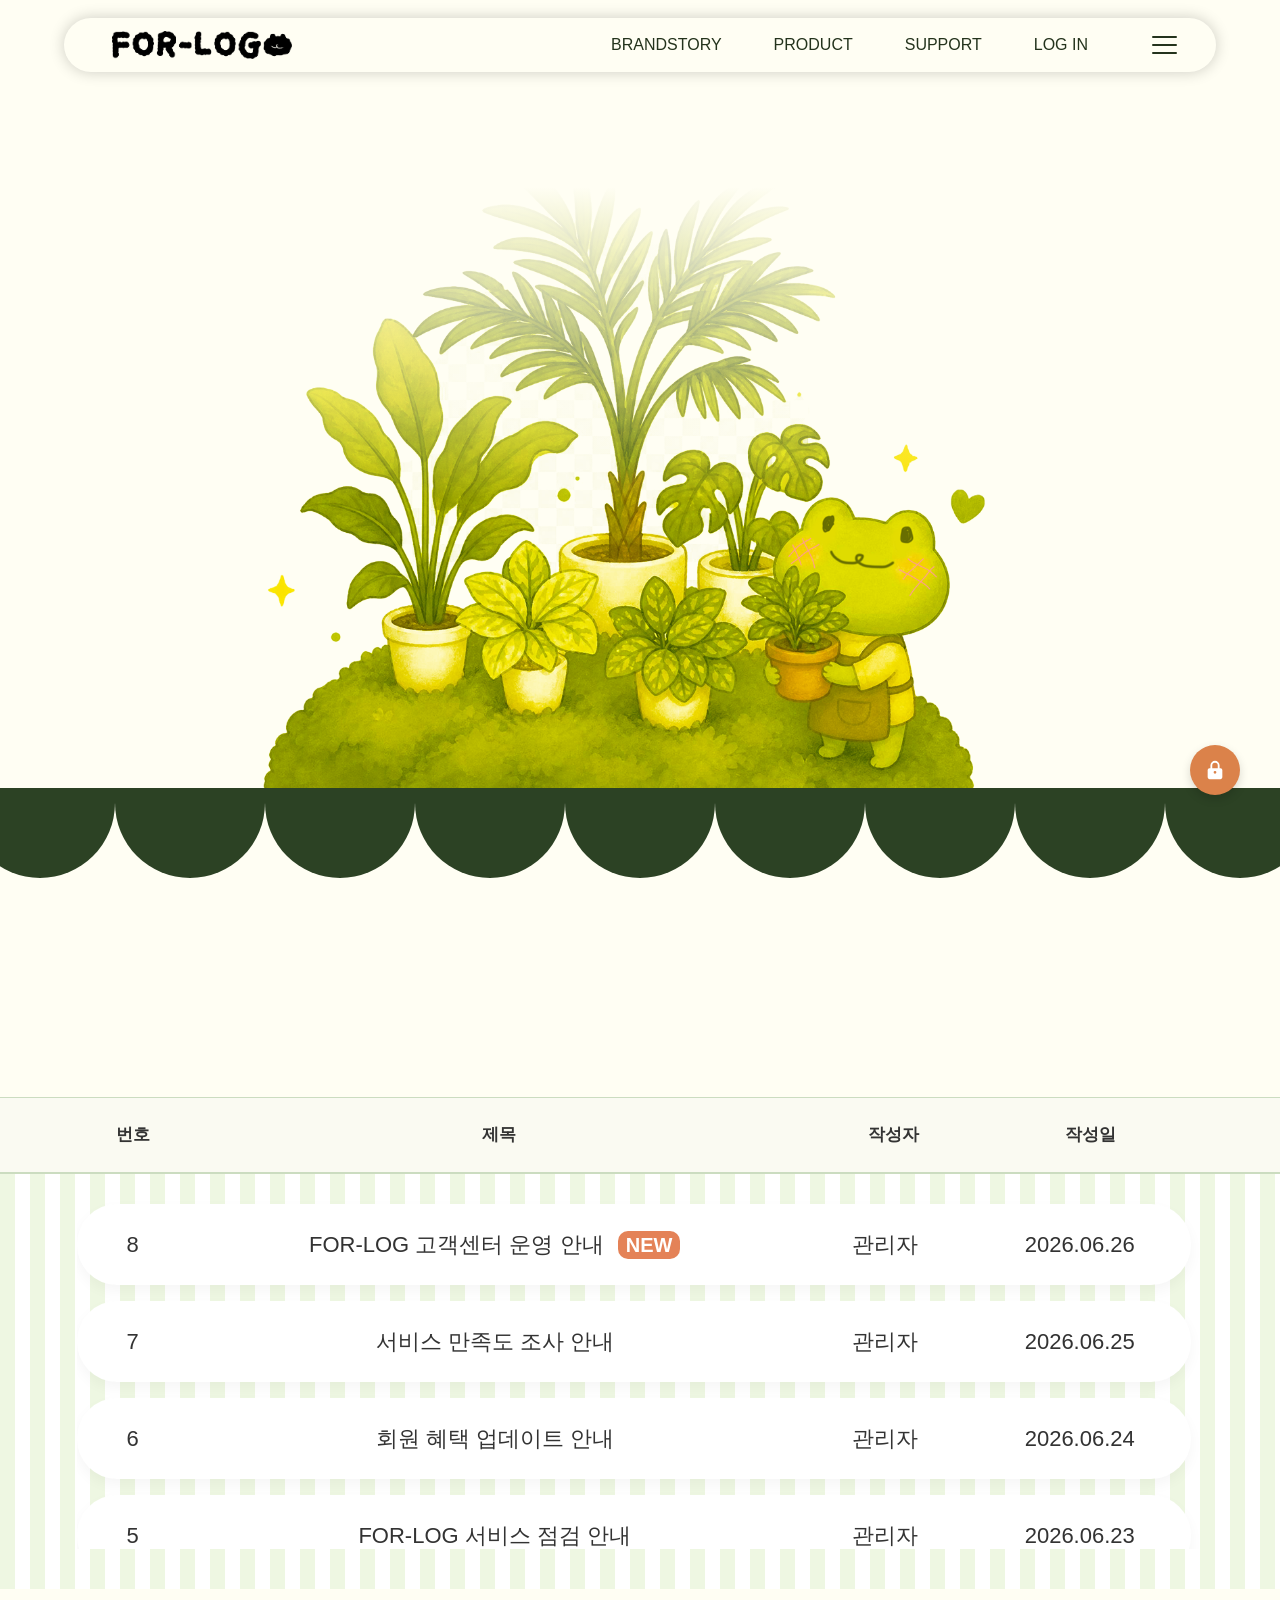
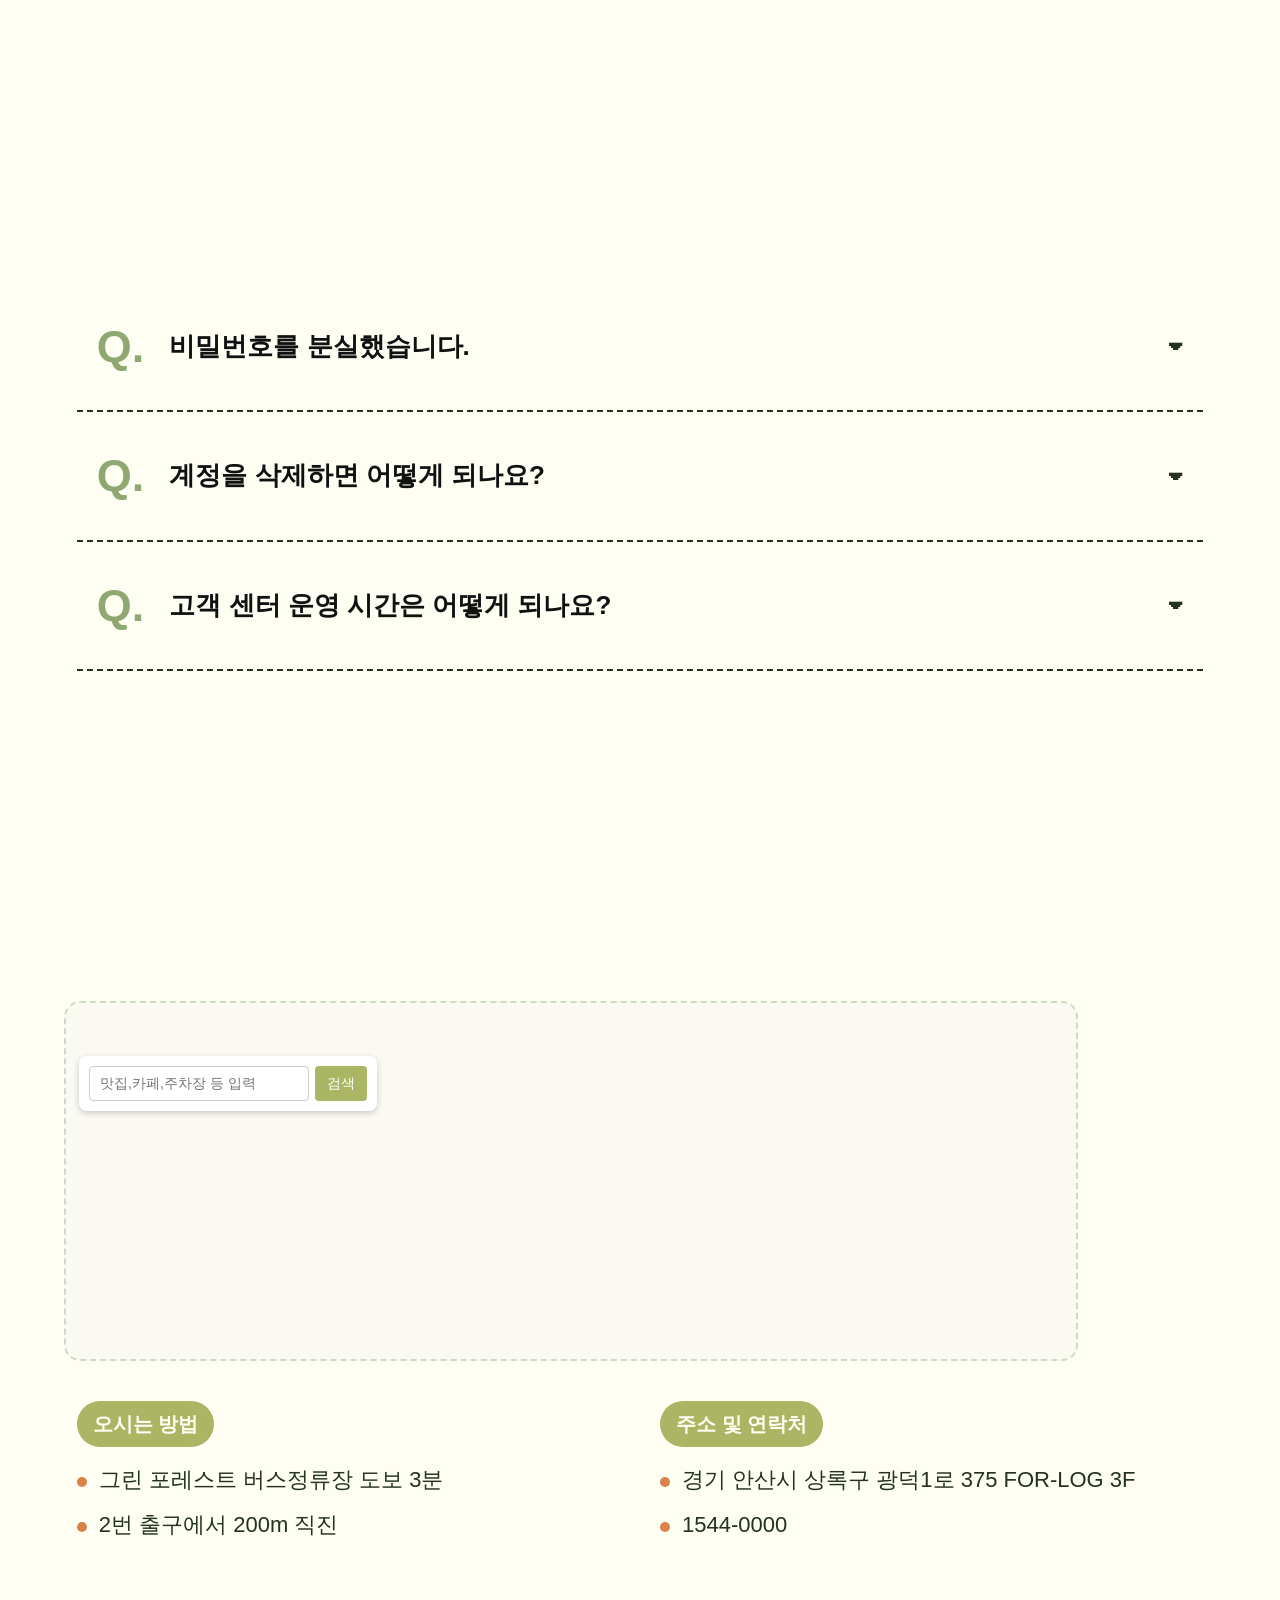
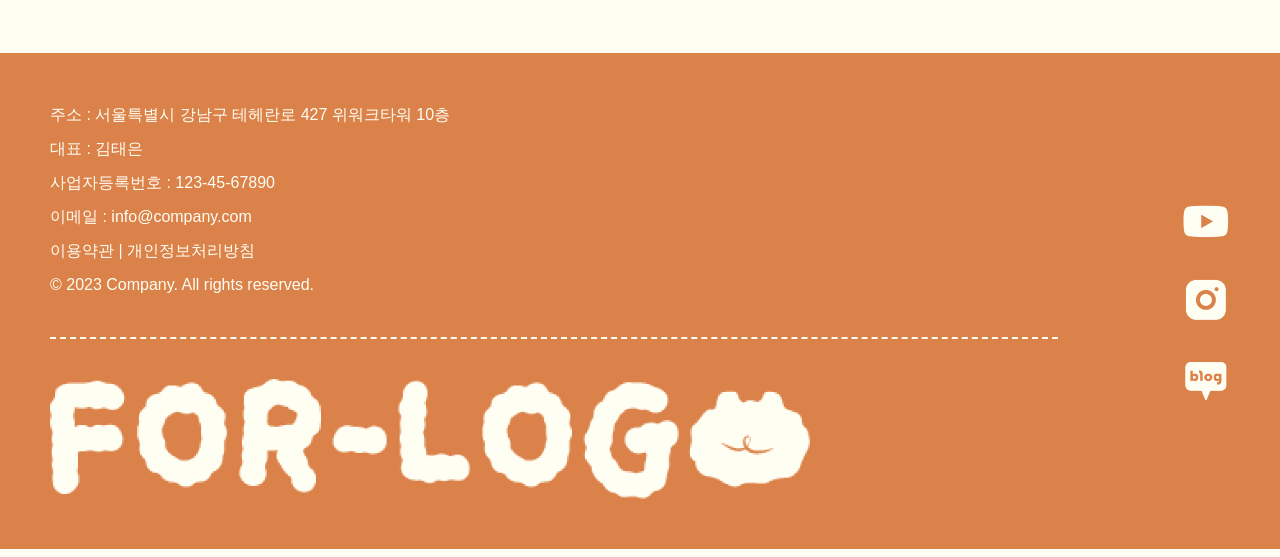
<file: support/index.html>
<!DOCTYPE html>
<html lang="ko">

<head>
    <meta charset="UTF-8">
    <meta name="viewport" content="width=device-width, initial-scale=1.0">
    <script src="https://code.jquery.com/jquery-3.7.1.min.js"></script>
    <title>FOR-LOG | SUPPORT</title>
    <link rel="stylesheet" href="./reset.css">
    <link rel="stylesheet" href="./support.css">
</head>

<body>

    <!-------------- 헤더 -------------------->
    <header>
        <div class="headerInner">
            <div class="logo"><a href="../Home/index.html"><img src="../common/img/logo(black) 2.png" alt="logo"></a>
            </div>
            <ul class="gnb">
                <li><a href="../brandstory/brandstory.html">BRANDSTORY</a>
                    <ul class="snb">
                        <li><a href="../brandstory/brandstory.html#concept">CONCEPT</a></li>
                        <li><a href="../brandstory/brandstory.html#chologi">CHOLOGI</a></li>
                    </ul>
                </li>
                <li>
                    <a href="../products/products_index.html">PRODUCT</a>
                    <ul class="snb">
                        <li><a href="../products/products_index.html">SHOP</a></li>
                        <li><a href="../products/cart_test.html">CART</a></li>
                    </ul>
                </li>
                <li>
                    <a href="../support/index.html">SUPPORT</a>
                    <ul class="snb">
                        <li><a href="../support/index.html#news">NEWS</a></li>
                        <li><a href="../support/index.html#faq">FAQ</a></li>
                        <li><a href="../support/index.html#location">LOCATION</a></li>
                    </ul>
                </li>
                <li>
                    <a href="../products/login.html">LOG IN</a>
                    <ul class="snb">
                        <li><a href="../products/signup.html">SIGN UP</a></li>
                    </ul>
                </li>
            </ul>
            <div class="ham">
                <span></span>
                <span></span>
                <span></span>
            </div>
        </div>
    </header>


    <!-------------- 햄버거바 -------------------->
    <div class="dim"></div>
    <div class="hamSideMenu">
        <div class="close">&#10006;</div>
        <ul class="hamGnb">
            <li><a href="../brandstory/brandstory.html">BRANDSTORY</a>
                <ul class="hamSnb">
                    <li><a href="../brandstory/brandstory.html">CONCEPT</a></li>
                    <li><a href="#">CHOLOGI</a></li>
                </ul>
            </li>
            <li><a href="../products/products_index.html">PRODUCT</a>
                <ul class="hamSnb">
                    <li><a href="../products/products_index.html">SHOP</a></li>
                    <li><a href="../products/cart_test.html">CART</a></li>
                </ul>
            </li>
            <li><a href="../support/index.html">SUPPORT</a>
                <ul class="hamSnb">
                    <li><a href="#news">NEWS</a></li>
                    <li><a href="#faq">FAQ</a></li>
                    <li><a href="#location">LOCATION</a></li>
                    <li><a href="#../products/login.html">LOG IN</a></li>
                </ul>
            </li>
        </ul>
    </div>

    <!-------------- 색션 1 이미지 -------------------->
    <section class="section support-hero-section">
        <!-- 본문 제목에 직접 클래스 추가 -->
        <h1 class="support-main-title scroll-fade">SUPPORT</h1>
        <div class="character-img-box">
            <img src="img/character2 2.png" alt="FOR-LOG character">
        </div>
    </section>

    <!--------------색션 1 물결 패턴---------------- -->
    <div class="scallop-divider"></div>

    <!-------------- 색션 2 공지사항 -------------------->
    <section class="section news-section" id="news">
        <!-- 본문 제목에 직접 클래스 추가 -->
        <h2 class="scroll-fade"><span class="dot">&#8226;</span> NEWS <span>공지 사항</span></h2>
        <div class="news-list-stripe-bg">
            <div class="news-list-wrap">
                <div class="news-table-header-box">
                    <div class="news-table-header-inner">
                        <div class="th-num">번호</div>
                        <div class="th-title">제목</div>
                        <div class="th-author">작성자</div>
                        <div class="th-date">작성일</div>
                    </div>
                </div>
                <div class="news-table-body-inner">
                    <div class="news-item">
                        <div class="td-num">8</div>
                        <div class="td-title">FOR-LOG 고객센터 운영 안내 <span class="badge-new">NEW</span></div>
                        <div class="td-author">관리자</div>
                        <div class="td-date">2026.06.26</div>
                    </div>
                    <div class="news-item">
                        <div class="td-num">7</div>
                        <div class="td-title">서비스 만족도 조사 안내</div>
                        <div class="td-author">관리자</div>
                        <div class="td-date">2026.06.25</div>
                    </div>
                    <div class="news-item">
                        <div class="td-num">6</div>
                        <div class="td-title">회원 혜택 업데이트 안내</div>
                        <div class="td-author">관리자</div>
                        <div class="td-date">2026.06.24</div>
                    </div>
                    <div class="news-item">
                        <div class="td-num">5</div>
                        <div class="td-title">FOR-LOG 서비스 점검 안내</div>
                        <div class="td-author">관리자</div>
                        <div class="td-date">2026.06.23</div>
                    </div>
                    <div class="news-item">
                        <div class="td-num">4</div>
                        <div class="td-title">개인정보처리방침 개정 안내</div>
                        <div class="td-author">관리자</div>
                        <div class="td-date">2026.06.15</div>
                    </div>
                    <div class="news-item">
                        <div class="td-num">3</div>
                        <div class="td-title">액세스 기능 개선 안내</div>
                        <div class="td-author">관리자</div>
                        <div class="td-date">2026.06.01</div>
                    </div>
                    <div class="news-item">
                        <div class="td-num">2</div>
                        <div class="td-title">모바일 앱 환경 최적화 업데이트 완료 안내</div>
                        <div class="td-author">관리자</div>
                        <div class="td-date">2026.05.20</div>
                    </div>
                    <div class="news-item">
                        <div class="td-num">1</div>
                        <div class="td-title">FOR-LOG 정식 서비스 오픈 가이드</div>
                        <div class="td-author">관리자</div>
                        <div class="td-date">2026.05.01</div>
                    </div>
                </div>
            </div>
        </div>
    </section>

    <!----------색션2 팝업 모달창-->
    <div id="newsModal" class="news-modal">
        <div class="news-modal-content">
            <span class="news-modal-close">&times;</span>
            <div class="news-modal-body">
                <div class="modal-top-tag">
                    <span class="modal-dot">&#8226;</span> NEWS <span>공지 사항</span>
                </div>
                <h3 id="modalTitle">공지사항 제목</h3>
                <div class="modal-meta">
                    <span>번호: <strong id="modalNum">-</strong></span>
                    <span>작성자: <strong id="modalAuthor">-</strong></span>
                    <span>작성일: <strong id="modalDate">-</strong></span>
                </div>
                <div class="modal-divider"></div>
                <div id="modalText">공지사항 내용이 들어가는 자리입니다.</div>
            </div>
        </div>
    </div>

    <!-------------- 색션 3 자주묻는질문답변 -------------------->
    <section class="section faq-section" id="faq">
        <!-- 본문 제목에 직접 클래스 추가 -->
        <h2 class="scroll-fade"><span class="dot">&#8226;</span> FAQ <span>자주 묻는 질문</span></h2>
        <div class="faq-accordion">
            <div class="faq-item">
                <div class="faq-question"><span class="q-icon">Q.</span>
                    <p>비밀번호를 분실했습니다.</p><span class="arrow-icon">&#9662;</span>
                </div>
                <div class="faq-answer"><span class="a-icon">A.</span>
                    <p>로그인 페이지의 비밀번호 재설정 링크를 이용해 주세요. 가입하신 이메일 주소로 재설정 메일이 발송됩니다.</p>
                </div>
            </div>
            <div class="faq-item">
                <div class="faq-question"><span class="q-icon">Q.</span>
                    <p>계정을 삭제하면 어떻게 되나요?</p><span class="arrow-icon">&#9662;</span>
                </div>
                <div class="faq-answer"><span class="a-icon">A.</span>
                    <p>계정 정보와 저장된 기록이 영구히 삭제되므로, 중요한 데이터는 미리 백업해 두시기 바랍니다.</p>
                </div>
            </div>
            <div class="faq-item">
                <div class="faq-question"><span class="q-icon">Q.</span>
                    <p>고객 센터 운영 시간은 어떻게 되나요?</p><span class="arrow-icon">&#9662;</span>
                </div>
                <div class="faq-answer"><span class="a-icon">A.</span>
                    <p>FOR-LOG 고객 센터는 평일 10:00부터 17:00까지 운영되며, 점심시간, 주말 및 공휴일은 제외됩니다.</p>
                </div>
            </div>
        </div>
    </section>

    <!-------------- 색션 4 오시는길 -------------------->
    <section class="section location-section" id="location">
        <!-- 本문 제목에 직접 클래스 추가 -->
        <h2 class="scroll-fade"><span class="dot">&#8226;</span> LOCATION <span>오시는 길</span></h2>
        <div class="wave-deco bottom-wave"></div>
        <div style="width: min(90%, 1500px); margin: 0 auto; position: relative;">
            <div class="map-api-box" id="map" style="margin: 40px 0;"></div>
            <div
                style="position: absolute; top: 55px; left: 15px; z-index: 10; display: flex; flex-direction: column; gap: 10px;">
                <div
                    style="background: white; padding: 10px; border-radius: 8px; box-shadow: 0 2px 6px rgba(0,0,0,0.2); display: flex; gap: 6px;">
                    <input type="text" id="keyword" placeholder="맛집,카페,주차장 등 입력"
                        style="border: 1px solid #ccc; padding: 6px 10px; border-radius: 4px; font-size: 14px; width: 220px;">
                    <button onclick="searchPlaces()"
                        style="background: var(--main-color, #2C4224); color: white; border: none; padding: 6px 12px; border-radius: 4px; cursor: pointer; font-size: 14px;">검색</button>
                </div>
                <div id="menu_wrap"
                    style="background: white; border-radius: 8px; box-shadow: 0 2px 6px rgba(0,0,0,0.2); max-height: 300px; overflow-y: auto; display: none; padding: 10px; position: relative; width: 240px;">
                    <button onclick="closePlacesList()"
                        style="position: absolute; top: 8px; right: 10px; background: none; border: none; font-size: 16px; font-weight: bold; color: #999; cursor: pointer; z-index: 20;">✕</button>
                    <ul id="placesList" style="list-style: none; padding: 0; margin: 20px 0 0 0;"></ul>
                    <div id="pagination" style="margin-top: 10px; text-align: center;"></div>
                </div>
            </div>
        </div>

        <div class="location-info-container">
            <div class="info-inner">
                <div class="info-block">
                    <div class="info-tag-title">오시는 방법</div>
                    <div class="info-row"><span class="icon"></span>
                        <p>그린 포레스트 버스정류장 도보 3분</p>
                    </div>
                    <div class="info-row"><span class="icon"></span>
                        <p>2번 출구에서 200m 직진</p>
                    </div>
                </div>
                <div class="info-block">
                    <div class="info-tag-title">주소 및 연락처</div>
                    <div class="info-row"><span class="icon"></span>
                        <p>경기 안산시 상록구 광덕1로 375 FOR-LOG 3F</p>
                    </div>
                    <div class="info-row"><span class="icon"></span>
                        <p>1544-0000</p>
                    </div>
                </div>
            </div>
        </div>
    </section>

    <!----------- 푸터 --------------->
    <footer>
        <div class="left">
            <div class="info">
                <p>주소 : 서울특별시 강남구 테헤란로 427 위워크타워 10층</p>
                <p>대표 : 김태은</p>
                <p>사업자등록번호 : 123-45-67890</p>
                <p>이메일 : info@company.com</p>
                <p>이용약관 | 개인정보처리방침</p>
                <p>© 2023 Company. All rights reserved.</p>
            </div>
            <div class="line">
                <hr style="border: none; border-top: 2px dashed var(--bg-color);">
            </div>
            <div class="logo"><img src="../common/img/logo(white).png" alt="FOR-LOG"></div>
        </div>
        <div class="right">
            <div class="sns">
                <img src="../common/img/youtube.png" alt="youtube">
                <img src="../common/img/instagram.png" alt="instagram">
                <img src="../common/img/blog.png" alt="blog">
            </div>
        </div>
    </footer>

    <!-------------- 마우스 커서 효과 연결 -------------------->
    <div class="roundG4"></div>
    <script src="../products/mouseEffect.js"></script>

    <!------------스크립트 연결------------>
    <script type="text/javascript"
        src="https://dapi.kakao.com/v2/maps/sdk.js?appkey=f31372f50de7327023abf3be4282e61c&libraries=services"></script>
    <script src="./support.js"></script>
</body>

</html>
</file>
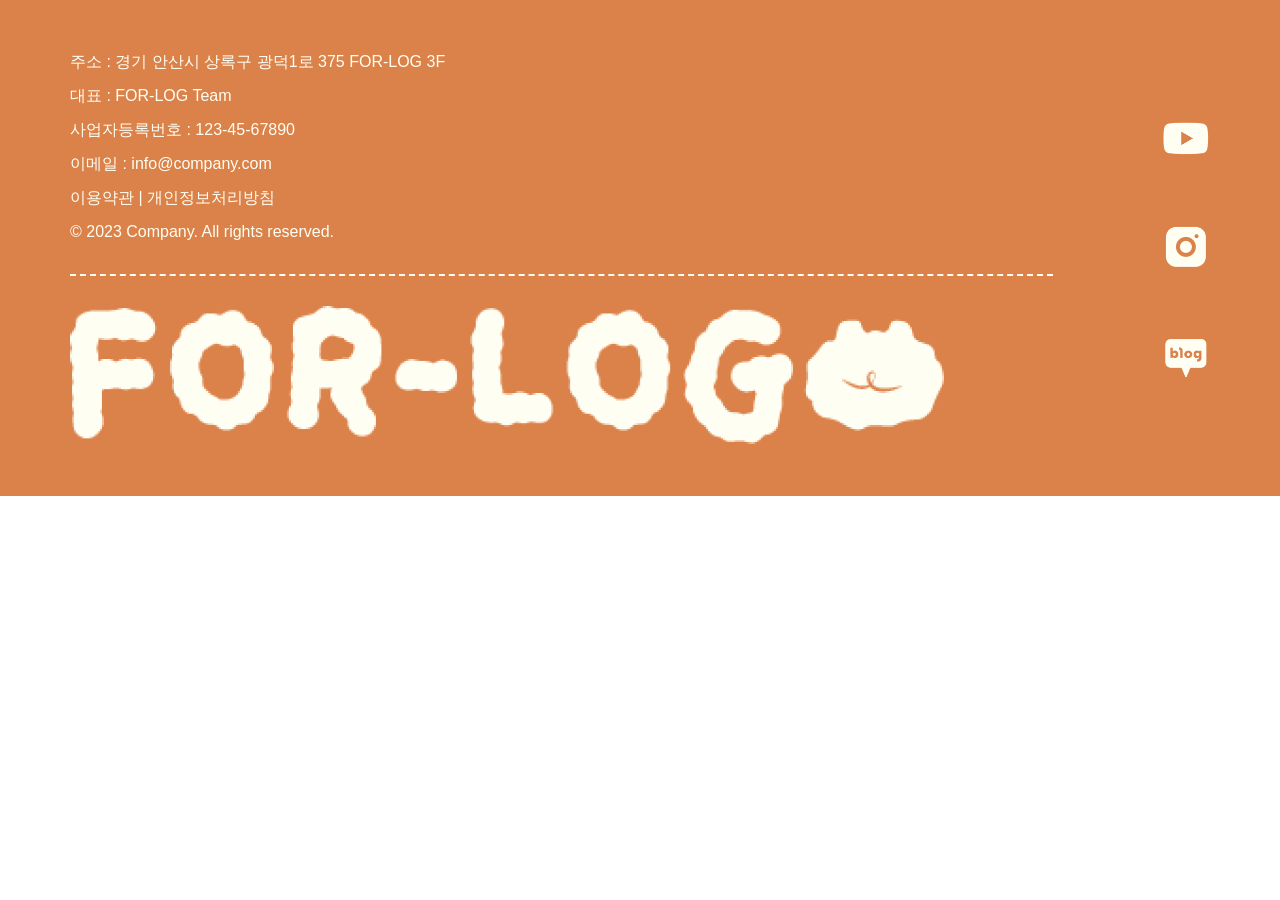
<file: common/footer.html>
<!DOCTYPE html>
<html lang="en">
<head>
    <meta charset="UTF-8">
    <meta name="viewport" content="width=device-width, initial-scale=1.0">
    <title>Document</title>
    <link rel="stylesheet" href="./FontAndColor/FontAndColor.css">
    <style>
        footer{
            width: 100%; height: 31rem;
            background-color: var(--point-color);
            padding: 50px 70px;
            display: flex; justify-content: space-between;
        }
        .left{
            display: flex; flex-direction: column; gap: 30px; justify-content: space-between;
            width: 70rem; 
        }
        .info{
            font: var(--small2-font);
            color: var(--bg-color);
            display: flex; flex-direction: column; gap: 10px;
        }
        .line{
            width: 90%;
        }
        .logo{
            width: 80%;
        }
        .logo>img{
            width: 100%;
        }
        .right{
            display: flex; flex-direction: column; gap: 60px;
            align-items: center; justify-content: center;
        }
        .right>img{
            width: 3rem;
        }
    </style>
</head>
<body>
    <footer>
        <div class="left">
            <div class="info">
                <p>주소 : 경기 안산시 상록구 광덕1로 375 FOR-LOG 3F</p>
                <p>대표 : FOR-LOG Team</p>
                <p>사업자등록번호 : 123-45-67890</p>
                <p>이메일 : info@company.com</p>
                <p>이용약관 | 개인정보처리방침</p>
                <p>© 2023 Company. All rights reserved.</p>
            </div>
            <div class=line><hr style="border: none; border-top: 2px dashed var(--bg-color);"></div>
            <div class="logo">
                <img src="../common/img/logo(white).png" alt="logo">
            </div>
        </div>
        <div class="right">
            <img src="../common/img/youtube.png" alt="sns">
            <img src="../common/img/instagram.png" alt="sns">
            <img src="../common/img/blog.png" alt="sns">
        </div>
    </footer>
</body>
</html>
</file>
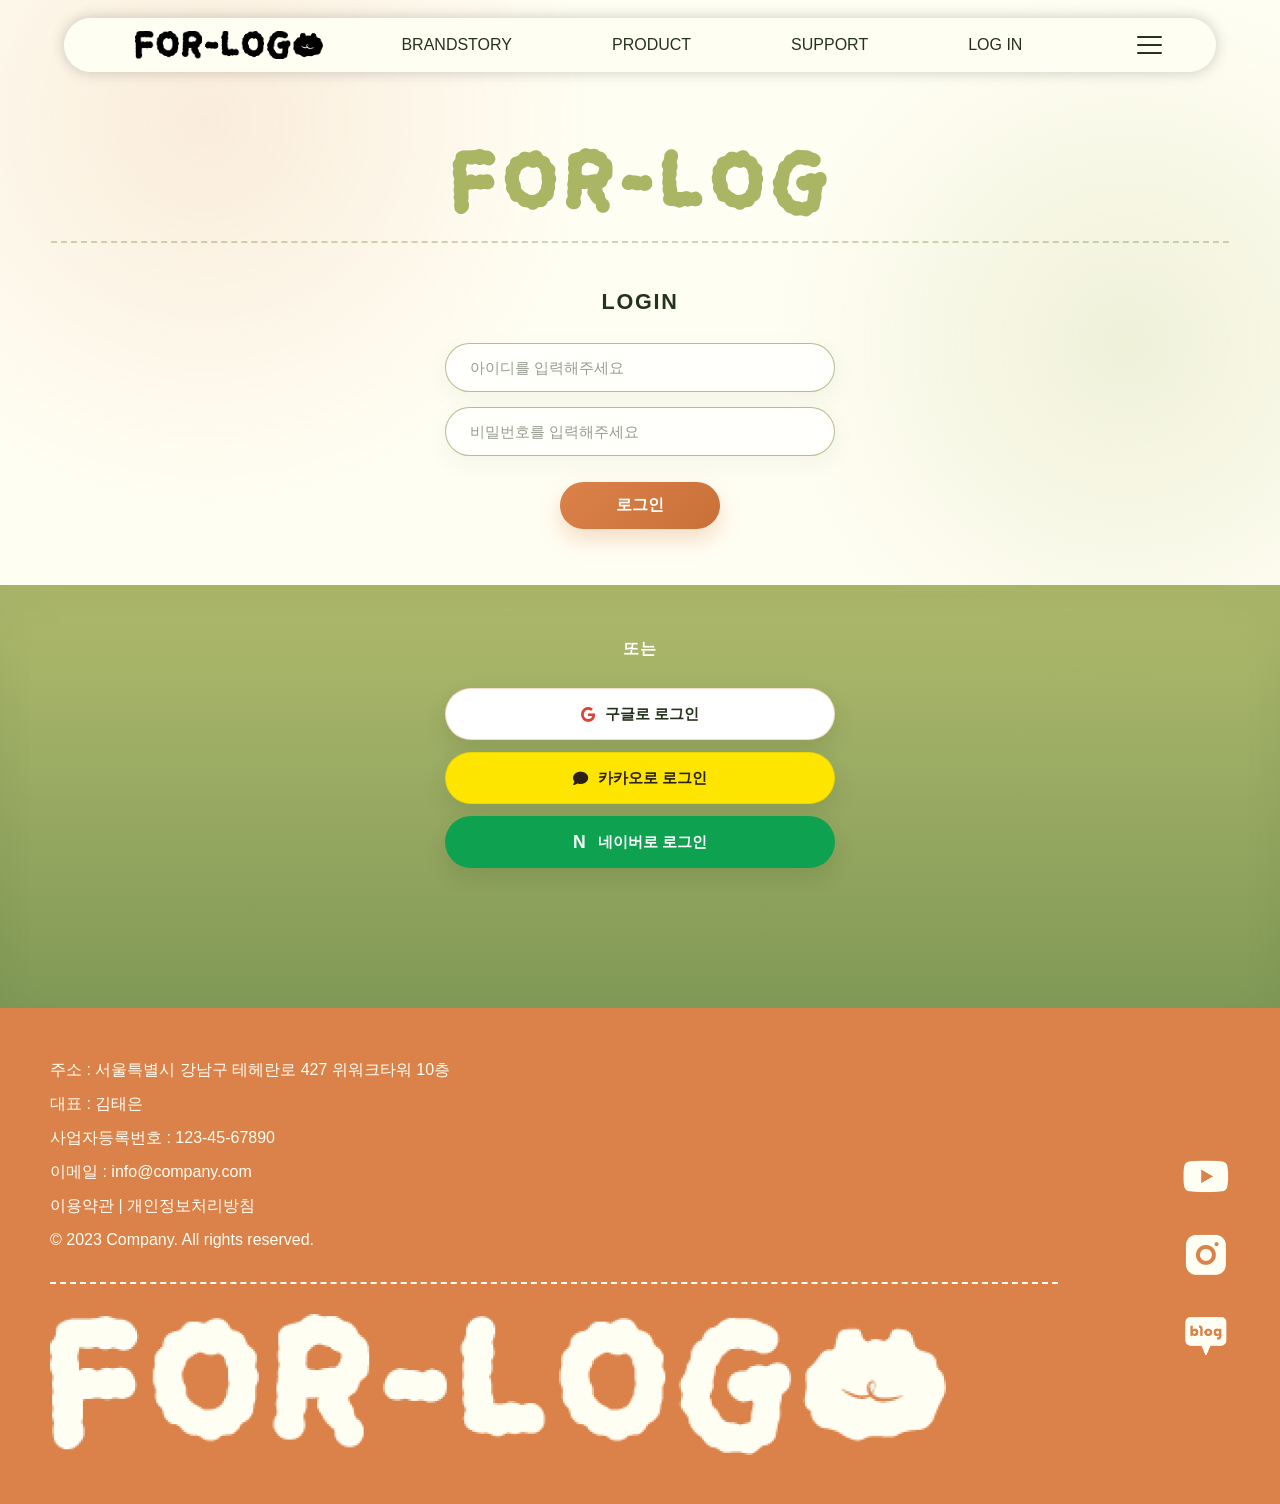
<file: products/login.html>
<!DOCTYPE html>
<html lang="ko">

<head>
    <meta charset="UTF-8">
    <meta name="viewport" content="width=device-width, initial-scale=1.0">
    <title>FOR-LOG - LOG IN</title>
    <script src="https://code.jquery.com/jquery-3.7.1.min.js"></script>
    <link rel="stylesheet" href="https://cdnjs.cloudflare.com/ajax/libs/font-awesome/6.4.0/css/all.min.css">
    <link rel="stylesheet" href="../common/FontAndColor/FontAndColor.css">

    <style>
        /* FOR-LOG 프로젝트 전용 테마 컬러 정의*/
        :root {
            --main-color: #AAB664;
            --sub-color: #6F8B41;
            --bg-color: #FFFEF3;
            --point-color: #DB824A;
            --dark-color: #24331C;
            --line-color: #E2E8F0;
            --font-cloud: 'Cloudsofa', sans-serif;
        }

        @font-face {
            font-family: 'Cloudsofa';
            src: url('/font/Cloudsofa_namgim-Regular.ttf') format('truetype');
            font-weight: normal;
            font-style: normal;
        }

        * {
            box-sizing: border-box;
            margin: 0;
            padding: 0;
            list-style: none;
            text-decoration: none;
            font-family: 'Pretendard', 'Noto Sans KR', sans-serif;
        }

        body {
            background-color: var(--bg-color);
            color: var(--dark-color);
            overflow-x: hidden;
            display: flex;
            flex-direction: column;
            min-height: 100vh;
        }

        a {
            color: inherit;
        }

        /* -----------------------------------------
           [헤더 영역 스타일]
        -------------------------------------------- */
        header {
            width: 100%;
            height: 90px;
            display: flex;
            justify-content: center;
            align-items: center;
            position: fixed;
            top: 0;
            left: 0;
            z-index: 100;
        }

        .headerInner {
            width: 90%;
            height: 60%;
            background-color: var(--bg-color);
            border-radius: 50px;
            display: grid;
            grid-template-columns: 15% 80% 5%;
            padding: 0 40px;
            box-shadow: 0 0 15px rgba(0, 0, 0, 0.2);
            position: relative;
        }

        .headerInner::before {
            content: "";
            position: absolute;
            top: 0;
            left: 0;
            width: 100%;
            height: 100%;
            background-color: color-mix(in srgb, var(--bg-color) 90%, transparent);
            backdrop-filter: blur(4px);
            -webkit-backdrop-filter: blur(4px);
            border-radius: 50px;
            z-index: -1;
        }

        .logo {
            display: flex;
            justify-content: center;
            align-items: center;
            min-width: 250px;
        }

        .logo>a {
            width: 75%;
            height: 51%;
            display: flex;
            justify-content: center;
            align-items: center;
        }

        .logo img {
            width: 100%;
            height: 100%;
            object-fit: cover;
        }

        .gnb {
            height: 100%;
            display: flex;
            justify-content: end;
        }

        .gnb>li {
            height: 100%;
            position: relative;
            margin-right: 100px;
            transition: all 0.2s;
            font: var(--small2-font);
            color: var(--dark-color);
        }

        .gnb>li:hover {
            color: var(--main-color);
        }

        .gnb>li>a {
            width: 100%;
            height: 100%;
            display: flex;
            justify-content: center;
            align-items: center;
            transition: all 0.1s;
        }

        .snb {
            position: absolute;
            left: 50%;
            transform: translateX(-50%);
            top: 100%;
            width: 150px;
            background-color: color-mix(in srgb, var(--main-color) 80%, transparent);
            backdrop-filter: blur(4px);
            color: var(--bg-color);
            border-radius: 0 0 15px 15px;
            z-index: 200;
            padding: 15px;
            display: none;
        }

        .snb li {
            padding: 5px 0;
            font: var(--small2-font);
        }

        .ham {
            width: 100%;
            display: flex;
            justify-content: center;
            align-items: center;
            flex-direction: column;
        }

        .ham span {
            width: 25px;
            height: 2px;
            border-radius: 5px;
            background-color: var(--dark-color);
            margin: 3px 0;
            transition: all 0.2s;
        }

        .ham:hover span:nth-child(1) {
            transform: rotate(-26deg) translateY(3px);
        }

        .ham:hover span:nth-child(2) {
            opacity: 0;
        }

        .ham:hover span:nth-child(3) {
            transform: rotate(26deg) translateY(-3px);
        }

        .dim {
            width: 100%;
            height: 100vh;
            background-color: color-mix(in srgb, var(--dark-color) 50%, transparent);
            backdrop-filter: blur(4px);
            position: fixed;
            left: 0;
            top: 0;
            opacity: 0;
            visibility: hidden;
            transition: all 0.3s;
            z-index: 500;
        }

        .dim.on {
            opacity: 1;
            visibility: visible;
        }

        .hamSideMenu {
            width: 22rem;
            height: 100vh;
            background-color: var(--bg-color);
            position: fixed;
            right: -100%;
            top: 0;
            padding: 32px;
            transition: all 0.3s;
            z-index: 1000;
        }

        .hamSideMenu.on {
            right: 0;
        }

        .hamGnb>li {
            margin-top: 70px;
            font: var(--small-font);
            color: var(--dark-color);
            transition: all 0.2s;
        }

        .hamGnb>li:hover {
            color: var(--main-color);
        }

        .hamSnb {
            display: none;
        }

        .hamSnb li {
            margin-top: 20px;
            font: var(--small2-font);
            color: var(--main-color);
        }

        .close {
            width: 20px;
            color: var(--point-color);
            font: var(--small-font);
            cursor: pointer;
            transition: all 0.2s;
        }

        .close:hover {
            scale: 1.2;
        }

        @media(max-width:1000px) {
            .gnb {
                display: none;
            }

            .hamSideMenu {
                width: 70%;
            }

            .ham {
                align-items: end;
            }
        }

        /* -----------------------------------------
           로그인 페이지
        -------------------------------------------- */
        .login-page {
            flex: 1;
            display: flex;
            flex-direction: column;
            width: 100%;
            background:
                radial-gradient(circle at 16% 12%, rgba(219, 130, 74, 0.14), transparent 24rem),
                radial-gradient(circle at 88% 34%, rgba(170, 182, 100, 0.18), transparent 22rem),
                var(--bg-color);
        }

        .login-top {
            padding: 150px 20px 56px;
            display: flex;
            flex-direction: column;
            align-items: center;
            width: 100%;
        }

        .big-logo {
            font-family: var(--font-cloud);
            font-size: clamp(3rem, 6vw, 5.5rem);
            color: var(--main-color);
            margin-bottom: 22px;
            letter-spacing: 2px;
            text-align: center;
            line-height: 0.9;
            text-shadow: 2px 2px 0 rgba(255, 255, 255, 0.9);
        }

        .dashed-divider {
            width: 95%;
            max-width: 1200px;
            border-top: 2px dashed rgba(111, 139, 65, 0.35);
            margin: 0 auto 46px;
        }

        .login-title-simple {
            font-size: 1.35rem;
            font-weight: 900;
            color: var(--dark-color);
            margin-bottom: 28px;
            letter-spacing: 0.08em;
        }

        .simple-input-group {
            display: flex;
            flex-direction: column;
            gap: 15px;
            width: 100%;
            max-width: 390px;
            margin: 0 auto 26px;
        }

        .simple-input {
            width: 100%;
            padding: 15px 24px;
            border: 1.5px solid rgba(111, 139, 65, 0.55);
            border-radius: 50px;
            background: rgba(255, 255, 255, 0.72);
            font-size: 0.95rem;
            color: var(--dark-color);
            outline: none;
            font-weight: 700;
            box-shadow: 0 8px 24px rgba(36, 51, 28, 0.05);
            transition: border-color 0.2s, box-shadow 0.2s, background-color 0.2s;
        }

        .simple-input::placeholder {
            color: rgba(36, 51, 28, 0.48);
            font-weight: 500;
        }

        .simple-input:focus {
            border-color: var(--sub-color);
            box-shadow: 0 0 0 4px rgba(170, 182, 100, 0.18), 0 12px 28px rgba(36, 51, 28, 0.08);
            background: #fff;
        }

        .btn-confirm {
            min-width: 160px;
            background: linear-gradient(135deg, var(--point-color), #c96f38);
            color: #fff;
            border: none;
            border-radius: 50px;
            padding: 13px 50px;
            font-size: 1rem;
            font-weight: 800;
            cursor: pointer;
            transition: transform 0.2s, box-shadow 0.2s;
            box-shadow: 0 10px 22px rgba(219, 130, 74, 0.28);
        }

        .btn-confirm:hover {
            transform: translateY(-2px);
            box-shadow: 0 14px 28px rgba(219, 130, 74, 0.34);
        }

        .login-bottom {
            background: linear-gradient(180deg, rgba(170, 182, 100, 0.94) 0%, rgba(111, 139, 65, 0.88) 100%);
            padding: 54px 20px 100px;
            display: flex;
            flex-direction: column;
            align-items: center;
            width: 100%;
            flex: 1;
            box-shadow: inset 0 18px 40px rgba(36, 51, 28, 0.06);
        }

        .or-text {
            color: #fff;
            font-weight: 800;
            margin-bottom: 28px;
            font-size: 1rem;
            letter-spacing: 0.08em;
        }

        .social-btns {
            display: flex;
            flex-direction: column;
            gap: 12px;
            width: 100%;
            max-width: 390px;
            margin-bottom: 40px;
        }

        .btn-social {
            width: 100%;
            min-height: 52px;
            padding: 0 20px;
            background-color: #fff;
            color: var(--dark-color);
            border: 1px solid rgba(36, 51, 28, 0.08);
            border-radius: 50px;
            font-size: 0.95rem;
            font-weight: 800;
            cursor: pointer;
            transition: transform 0.2s, box-shadow 0.2s, border-color 0.2s;
            display: flex;
            align-items: center;
            justify-content: center;
            gap: 10px;
            box-shadow: 0 10px 22px rgba(36, 51, 28, 0.12);
        }

        .btn-social:hover {
            transform: translateY(-2px);
            box-shadow: 0 14px 28px rgba(36, 51, 28, 0.16);
        }

        .btn-google {
            border-color: rgba(219, 130, 74, 0.28);
        }

        .btn-google i {
            color: #DB4437;
        }

        .btn-kakao {
            background-color: #FEE500;
            color: #2b2118;
            border-color: rgba(36, 51, 28, 0.08);
        }

        .btn-kakao i {
            color: #2b2118;
        }

        .btn-naver {
            background-color: #0ea150;
            color: #fff;
            border-color: transparent;
        }

        .btn-naver span {
            font-family: 'Pretendard', sans-serif;
        }

        .btn-signup-link {
            background-color: var(--dark-color);
            color: var(--bg-color);
            padding: 14px 45px;
            border-radius: 50px;
            font-size: 0.95rem;
            font-weight: 900;
            border: none;
            cursor: pointer;
            transition: transform 0.2s, box-shadow 0.2s;
            box-shadow: 0 10px 22px rgba(36, 51, 28, 0.18);
        }

        .btn-signup-link:hover {
            transform: translateY(-2px);
            box-shadow: 0 14px 30px rgba(36, 51, 28, 0.24);
        }

        /* -----------------------------------------
           [푸터 영역 스타일]
        -------------------------------------------- */
        footer {
            width: 100%;
            height: 31rem;
            background-color: var(--point-color);
            padding: 50px;
            display: flex;
            justify-content: space-between;
        }

        footer .left {
            display: flex;
            flex-direction: column;
            gap: 30px;
            justify-content: space-between;
            width: 70rem;
        }

        footer .info {
            font: var(--small2-font);
            color: var(--bg-color);
            display: flex;
            flex-direction: column;
            gap: 10px;
        }

        footer .line {
            width: 90%;
        }

        footer .logo {
            width: 80%;
        }

        footer .logo>img {
            width: 100%;
        }

        footer .right {
            display: flex;
            flex-direction: column;
            gap: 60px;
            align-items: center;
            justify-content: center;
        }

        footer .sns {
            display: flex;
            flex-direction: column;
            gap: 30px;
            align-items: center;
        }

        footer .right>img,
        footer .sns img {
            width: 3rem;
            cursor: pointer;
        }
    </style>
</head>

<body>

    <header>
        <div class="headerInner">
            <div class="logo"><a href="../Home/index.html"><img src="../common/img/logo(black) 2.png" alt="logo"></a>
            </div>
            <ul class="gnb">
                <li><a href="../brandstory/brandstory.html">BRANDSTORY</a>
                    <ul class="snb">
                        <li><a href="../brandstory/brandstory.html#concept">CONCEPT</a></li>
                        <li><a href="../brandstory/brandstory.html#chologi">CHOLOGI</a></li>
                    </ul>
                </li>
                <li>
                    <a href="../products/products_index.html">PRODUCT</a>
                    <ul class="snb">
                        <li><a href="../products/products_index.html">SHOP</a></li>
                        <li><a href="../products/cart_test.html">CART</a></li>
                    </ul>
                </li>
                <li>
                    <a href="../support/index.html">SUPPORT</a>
                    <ul class="snb">
                        <li><a href="../support/index.html#news">NEWS</a></li>
                        <li><a href="../support/index.html#faq">FAQ</a></li>
                        <li><a href="../support/index.html#location">LOCATION</a></li>
                    </ul>
                </li>
                <li>
                    <a href="../products/login.html">LOG IN</a>
                    <ul class="snb">
                        <li><a href="../products/signup.html">SIGN UP</a></li>
                    </ul>
                    
                </li>
            </ul>
            <div class="ham">
                <span></span>
                <span></span>
                <span></span>
            </div>
        </div>
    </header>

    <div class="dim"></div>
    <div class="hamSideMenu">
        <div class="close">&#10006;</div>
        <ul class="hamGnb">
            <li><a href="../brandstory/brandstory.html">BRANDSTORY</a>
                <ul class="hamSnb">
                    <li><a href="../brandstory/brandstory.html">CONCEPT</a></li>
                    <li><a href="#">CHOLOGI</a></li>
                </ul>
            </li>
            <li>
                <a href="../products/products_index.html">PRODUCT</a>
                <ul class="hamSnb">
                    <li><a href="../products/products_index.html">SHOP</a></li>
                    <li><a href="../products/cart_test.html">CART</a></li>
                </ul>
            </li>
            <li>
                <a href="../support/html/index.html">SUPPORT</a>
                <ul class="hamSnb">
                    <li><a href="#news">NEWS</a></li>
                    <li><a href="#faq">FAQ</a></li>
                    <li><a href="#location">LOCATION</a></li>
                    <li><a href="../products/login.html">LOG IN</a></li>
                </ul>
            </li>
        </ul>
    </div>

    <!-- 메인 로그인 영역 -->
    <main class="login-page">
        <div class="login-top">
            <h1 class="big-logo">FOR-LOG</h1>
            <div class="dashed-divider"></div>

            <h2 class="login-title-simple">LOGIN</h2>

            <form id="loginForm" onsubmit="return handleLogin(event)" style="width: 100%; text-align: center;">
                <div class="simple-input-group">
                    <input type="text" id="userId" class="simple-input" placeholder="아이디를 입력해주세요"
                        autocomplete="username">
                    <input type="password" id="userPw" class="simple-input" placeholder="비밀번호를 입력해주세요"
                        autocomplete="current-password">
                </div>
                <button type="submit" class="btn-confirm">로그인</button>
            </form>
        </div>

        <div class="login-bottom">
            <div class="or-text">또는</div>
            <div class="social-btns">
                <button type="button" class="btn-social btn-google" onclick="openSocialLogin('google')">
                    <i class="fa-brands fa-google"></i>
                    구글로 로그인
                </button>

                <button type="button" class="btn-social btn-kakao" onclick="openSocialLogin('kakao')">
                    <i class="fa-solid fa-comment"></i>
                    카카오로 로그인
                </button>

                <button type="button" class="btn-social btn-naver" onclick="openSocialLogin('naver')">
                    <span style="font-weight: 900; font-size: 1.1rem; margin-right: 2px;">N</span>
                    네이버로 로그인
                </button>
            </div>
    </main>

    <!-- 푸터 영역! -->
    <footer>
        <div class="left">
            <div class="info">
                <p>주소 : 서울특별시 강남구 테헤란로 427 위워크타워 10층</p>
                <p>대표 : 김태은</p>
                <p>사업자등록번호 : 123-45-67890</p>
                <p>이메일 : info@company.com</p>
                <p>이용약관 | 개인정보처리방침</p>
                <p>© 2023 Company. All rights reserved.</p>
            </div>
            <div class="line">
                <hr style="border: none; border-top: 2px dashed var(--bg-color);">
            </div>
            <div class="logo">
                <img src="../common/img/logo(white).png" alt="logo">
            </div>
        </div>
        <div class="right">
            <div class="sns">
                <img src="../common/img/youtube.png" alt="sns">
                <img src="../common/img/instagram.png" alt="sns">
                <img src="../common/img/blog.png" alt="sns">
            </div>
        </div>
    </footer>

    <div class="roundG4"></div>
    <script src="../products/mouseEffect.js"></script>

    <!-- 자바스크립트 로직 -->
    <script>

        $(function () {
            // 1. 데스크톱 GNB 마우스 호버 (슬라이드 다운/업)
            $('.gnb > li').mouseenter(function () {
                $('.snb').stop().slideUp(300);
                $(this).children('.snb').stop().slideDown(300);
            });
            $('.gnb > li').mouseleave(function () {
                $('.snb').stop().slideUp(300);
            });

            // 2. 모바일 햄버거 메뉴 열기
            $('.ham').click(function () {
                $('.dim').addClass('on');
                $('.hamSideMenu').addClass('on');
            });

            // 3. 모바일 햄버거 메뉴 닫기 (배경 딤처리나 X버튼 클릭 시)
            $('.dim, .close').click(function () {
                $('.dim').removeClass('on');
                $('.hamSideMenu').removeClass('on');
            });

            // 4. 모바일 사이드 메뉴 내부 아코디언 동작
            $('.hamGnb > li > a').click(function (e) {
                // a 태그 기본 링크 이동 막기 (서브메뉴만 열리도록)
                if ($(this).siblings('.hamSnb').length > 0) {
                    e.preventDefault();
                }
                let myMenu = $(this).siblings('.hamSnb');
                $('.hamSnb').not(myMenu).stop().slideUp(300);
                $(this).siblings('.hamSnb').stop().slideToggle(300);
            });
        });

        // 페이지 로드 시 로그인 상태 체크
        window.onload = function () {
            const loggedInUser = localStorage.getItem('forlog_current_user');
            if (loggedInUser) {
                alert(`이미 로그인되어 있습니다. 환영합니다, ${loggedInUser}님! 🌿`);
                location.href = '../Home/index.html';
            }
        };

        // 로그인 처리 함수
        function handleLogin(event) {
            event.preventDefault();

            const userIdInput = document.getElementById('userId').value.trim();
            const userPwInput = document.getElementById('userPw').value.trim();

            if (!userIdInput) {
                alert("아이디를 입력해주세요.");
                document.getElementById('userId').focus();
                return false;
            }
            if (!userPwInput) {
                alert("비밀번호를 입력해주세요.");
                document.getElementById('userPw').focus();
                return false;
            }

            const users = JSON.parse(localStorage.getItem('forlog_users')) || [];
            const matchedUser = users.find(user => user.id === userIdInput && user.pw === userPwInput);

            if (matchedUser) {
                localStorage.setItem('forlog_current_user', matchedUser.name);
                alert(`환영합니다, ${matchedUser.name}님! 로그인 되었습니다. 💚`);
                window.location.href = 'products_index.html';
            } else {
                alert("아이디 또는 비밀번호가 일치하지 않거나, 가입되지 않은 계정입니다.");
                document.getElementById('userPw').value = '';
                document.getElementById('userPw').focus();
            }

            return false;
        }

        // 소셜로그인 페이지 연동
        function openSocialLogin(provider) {
            let url = "";

            // 각 소셜 서비스의 실제 공식 로그인 페이지 URL 주소
            switch (provider) {
                case 'google':
                    url = "https://accounts.google.com/v3/signin/identifier?flowName=GlifWebSignIn&flowEntry=ServiceLogin";
                    break;
                case 'kakao':
                    url = "https://kauth.kakao.com/oauth/authorize";
                    break;
                case 'naver':
                    url = "https://nid.naver.com/nidlogin.login";
                    break;
                default:
                    return;
            }

            // 화면 중앙에 이쁘게 팝업창을 띄우기 위한 좌표 계산
            const width = 500;
            const height = 600;
            const left = (window.screen.width / 2) - (width / 2);
            const top = (window.screen.height / 2) - (height / 2);

            // 실제 팝업창 열기 실행
            window.open(url, `${provider}Login`, `width=${width}, height=${height}, top=${top}, left=${left}, scrollbars=yes, resizable=yes`);
        }
    </script>
</body>

</html>
</file>
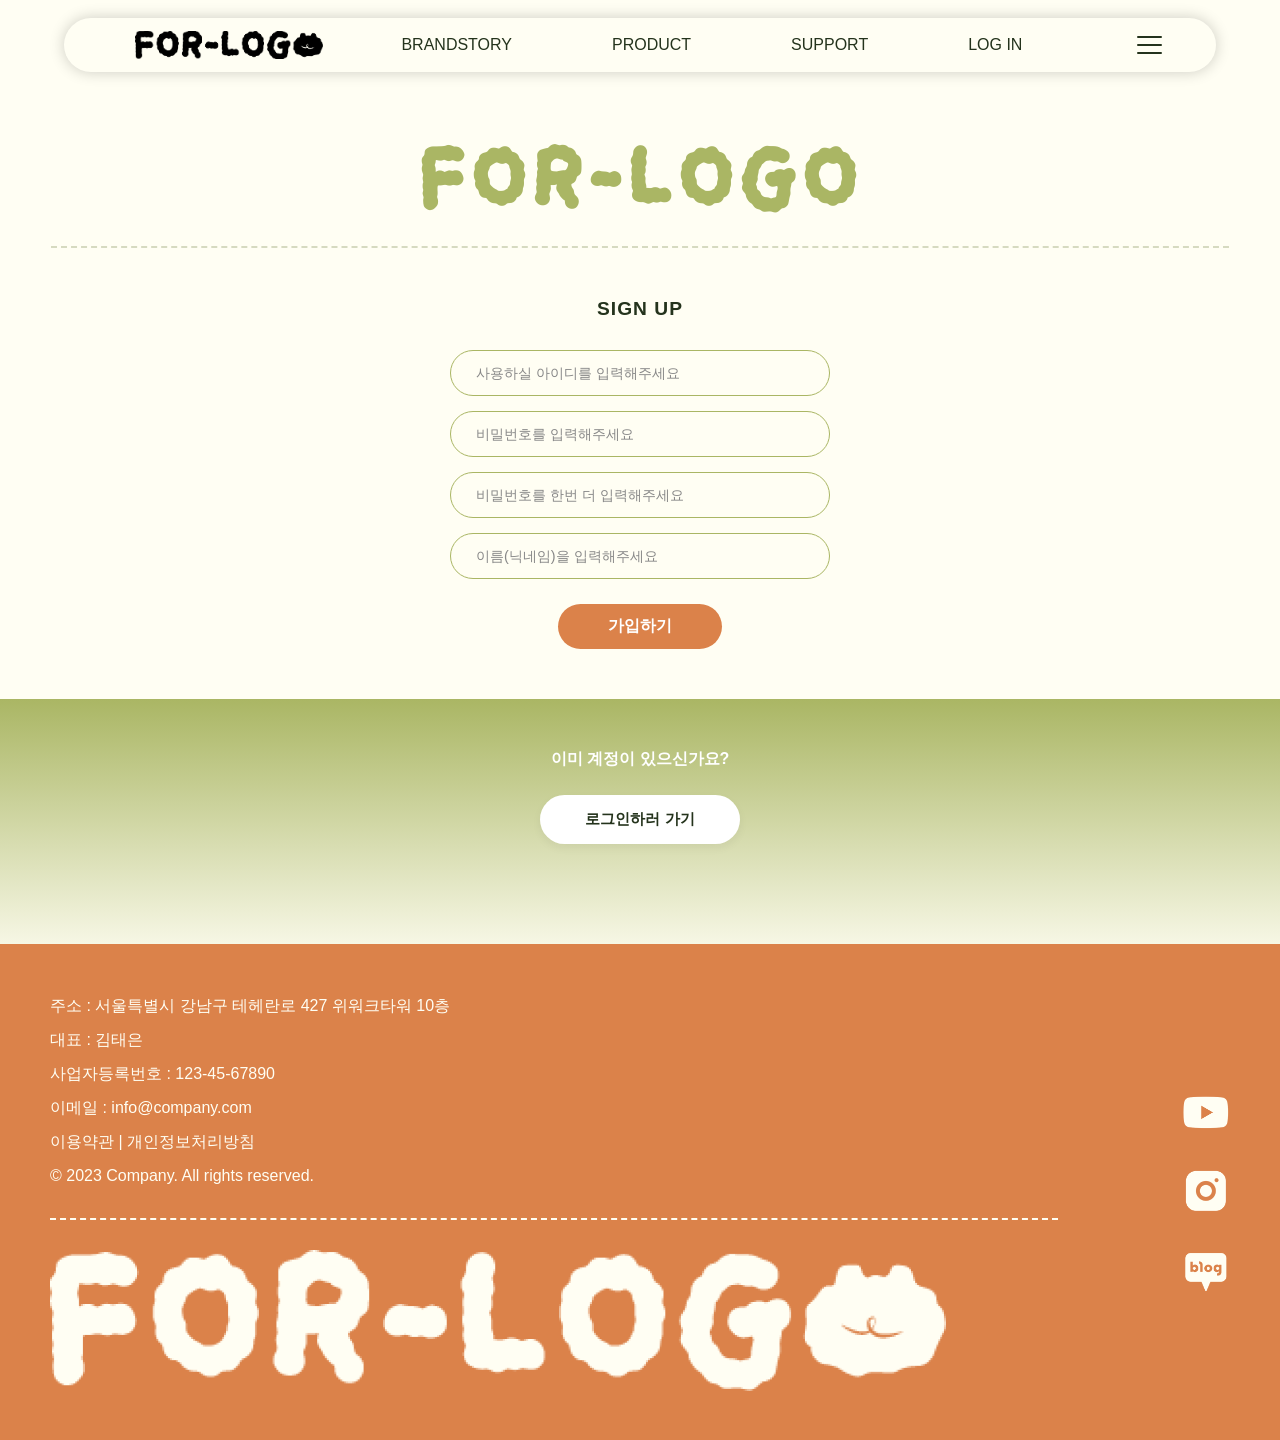
<file: products/signup.html>
<!DOCTYPE html>
<html lang="ko">

<head>
    <meta charset="UTF-8">
    <meta name="viewport" content="width=device-width, initial-scale=1.0">
    <title>FOR-LOG - SIGN UP</title>
    <script src="https://code.jquery.com/jquery-3.7.1.min.js"></script>
    <link rel="stylesheet" href="https://cdnjs.cloudflare.com/ajax/libs/font-awesome/6.4.0/css/all.min.css">
    <link rel="stylesheet" href="../common/FontAndColor/FontAndColor.css">

    <style>
        /* FOR-LOG 프로젝트 전용 테마 컬러 정의 */
        :root {
            --main-color: #AAB664;
            --sub-color: #6F8B41;
            --bg-color: #FFFEF3;
            --point-color: #DB824A;
            --dark-color: #24331C;
            --line-color: #E2E8F0;
            --font-cloud: 'Cloudsofa', sans-serif;
        }

        @font-face {
            font-family: 'Cloudsofa';
            src: url('/font/Cloudsofa_namgim-Regular.ttf') format('truetype');
            font-weight: normal;
            font-style: normal;
        }

        * {
            box-sizing: border-box;
            margin: 0;
            padding: 0;
            list-style: none;
            text-decoration: none;
            font-family: 'Pretendard', 'Noto Sans KR', sans-serif;
        }

        body {
            background-color: var(--bg-color);
            color: var(--dark-color);
            overflow-x: hidden;
            display: flex;
            flex-direction: column;
            min-height: 100vh;
        }

        a {
            color: inherit;
        }

        /* ----------------------------------------
           [헤더 영역 스타일]
        ------------------------------------------- */
        header {
            width: 100%;
            height: 90px;
            display: flex;
            justify-content: center;
            align-items: center;
            position: fixed;
            top: 0;
            left: 0;
            z-index: 100;
        }

        .headerInner {
            width: 90%;
            height: 60%;
            background-color: var(--bg-color);
            border-radius: 50px;
            display: grid;
            grid-template-columns: 15% 80% 5%;
            padding: 0 40px;
            box-shadow: 0 0 15px rgba(0, 0, 0, 0.2);
            position: relative;
        }

        .headerInner::before {
            content: "";
            position: absolute;
            top: 0;
            left: 0;
            width: 100%;
            height: 100%;
            background-color: color-mix(in srgb, var(--bg-color) 90%, transparent);
            backdrop-filter: blur(4px);
            -webkit-backdrop-filter: blur(4px);
            border-radius: 50px;
            z-index: -1;
        }

        .logo {
            display: flex;
            justify-content: center;
            align-items: center;
            min-width: 250px;
        }

        .logo>a {
            width: 75%;
            height: 51%;
            display: flex;
            justify-content: center;
            align-items: center;
        }

        .logo img {
            width: 100%;
            height: 100%;
            object-fit: cover;
        }

        .gnb {
            height: 100%;
            display: flex;
            justify-content: end;
        }

        .gnb>li {
            height: 100%;
            position: relative;
            margin-right: 100px;
            transition: all 0.2s;
            font: var(--small2-font);
            color: var(--dark-color);
        }

        .gnb>li:hover {
            color: var(--main-color);
        }

        .gnb>li>a {
            width: 100%;
            height: 100%;
            display: flex;
            justify-content: center;
            align-items: center;
            transition: all 0.1s;
        }

        .snb {
            position: absolute;
            left: 50%;
            transform: translateX(-50%);
            top: 100%;
            width: 150px;
            background-color: color-mix(in srgb, var(--main-color) 80%, transparent);
            backdrop-filter: blur(4px);
            color: var(--bg-color);
            border-radius: 0 0 15px 15px;
            z-index: 200;
            padding: 15px;
            display: none;
        }

        .snb li {
            padding: 5px 0;
            font: var(--small2-font);
        }

        .ham {
            width: 100%;
            display: flex;
            justify-content: center;
            align-items: center;
            flex-direction: column;
        }

        .ham span {
            width: 25px;
            height: 2px;
            border-radius: 5px;
            background-color: var(--dark-color);
            margin: 3px 0;
            transition: all 0.2s;
        }

        .ham:hover span:nth-child(1) {
            transform: rotate(-26deg) translateY(3px);
        }

        .ham:hover span:nth-child(2) {
            opacity: 0;
        }

        .ham:hover span:nth-child(3) {
            transform: rotate(26deg) translateY(-3px);
        }

        .dim {
            width: 100%;
            height: 100vh;
            background-color: color-mix(in srgb, var(--dark-color) 50%, transparent);
            backdrop-filter: blur(4px);
            position: fixed;
            left: 0;
            top: 0;
            opacity: 0;
            visibility: hidden;
            transition: all 0.3s;
            z-index: 500;
        }

        .dim.on {
            opacity: 1;
            visibility: visible;
        }

        .hamSideMenu {
            width: 22rem;
            height: 100vh;
            background-color: var(--bg-color);
            position: fixed;
            right: -100%;
            top: 0;
            padding: 32px;
            transition: all 0.3s;
            z-index: 1000;
        }

        .hamSideMenu.on {
            right: 0;
        }

        .hamGnb>li {
            margin-top: 70px;
            font: var(--small-font);
            color: var(--dark-color);
            transition: all 0.2s;
        }

        .hamGnb>li:hover {
            color: var(--main-color);
        }

        .hamSnb {
            display: none;
        }

        .hamSnb li {
            margin-top: 20px;
            font: var(--small2-font);
            color: var(--main-color);
        }

        .close {
            width: 20px;
            color: var(--point-color);
            font: var(--small-font);
            cursor: pointer;
            transition: all 0.2s;
        }

        .close:hover {
            scale: 1.2;
        }

        @media(max-width:1000px) {
            .gnb {
                display: none;
            }

            .hamSideMenu {
                width: 70%;
            }

            .ham {
                align-items: end;
            }
        }

        /* -----------------------------------------
           [회원가입 페이지 전용 스타일]
        -------------------------------------------- */
        .signup-page {
            flex: 1;
            display: flex;
            flex-direction: column;
            width: 100%;
        }

        /* 상단 아이보리 영역 */
        .signup-top {
            background-color: var(--bg-color);
            padding: 140px 20px 50px;
            display: flex;
            flex-direction: column;
            align-items: center;
            width: 100%;
        }

        .big-logo {
            font-family: 'Cloudsofa';
            font-size: clamp(3rem, 6vw, 5.5rem);
            color: var(--main-color);
            margin-bottom: 25px;
            letter-spacing: 2px;
            text-align: center;
        }

        .dashed-divider {
            width: 95%;
            max-width: 1200px;
            border-top: 2px dashed #d6dac0;
            margin: 0 auto 50px;
        }

        .signup-title-simple {
            font-size: 1.2rem;
            font-weight: 900;
            color: var(--dark-color);
            margin-bottom: 30px;
            letter-spacing: 1px;
        }

        .simple-input-group {
            display: flex;
            flex-direction: column;
            gap: 15px;
            width: 100%;
            max-width: 380px;
            margin: 0 auto 25px;
        }

        .input-wrap {
            width: 100%;
            text-align: left;
        }

        .simple-input {
            width: 100%;
            padding: 14px 25px;
            border: 1.5px solid var(--main-color);
            border-radius: 50px;
            background: transparent;
            font-size: 0.9rem;
            color: var(--dark-color);
            outline: none;
            font-weight: 700;
        }

        .simple-input::placeholder {
            color: #888;
            font-weight: 500;
        }

        .simple-input:focus {
            box-shadow: 0 0 0 3px rgba(170, 182, 100, 0.2);
            background: #fff;
        }

        .error-msg {
            color: var(--point-color);
            font-size: 0.8rem;
            margin-top: 8px;
            padding-left: 20px;
            display: none;
            font-weight: 700;
        }

        .btn-confirm {
            background-color: var(--point-color);
            color: #fff;
            border: none;
            border-radius: 50px;
            padding: 12px 50px;
            font-size: 1rem;
            font-weight: 800;
            cursor: pointer;
            transition: transform 0.2s, background-color 0.2s;
        }

        .btn-confirm:hover {
            transform: translateY(-2px);
            background-color: #c9713b;
        }

        /* 하단 그린 영역 */
        .signup-bottom {
            background: linear-gradient(180deg, var(--main-color) 0%, rgba(170, 182, 100, 0.1) 100%);
            padding: 50px 20px 100px;
            display: flex;
            flex-direction: column;
            align-items: center;
            width: 100%;
            flex: 1;
        }

        .or-text {
            color: #fff;
            font-weight: 800;
            margin-bottom: 25px;
            font-size: 1rem;
        }

        .btn-login-link {
            background-color: #fff;
            color: var(--dark-color);
            padding: 14px 45px;
            border-radius: 50px;
            font-size: 0.95rem;
            font-weight: 900;
            border: none;
            cursor: pointer;
            transition: transform 0.2s, box-shadow 0.2s;
            box-shadow: 0 4px 10px rgba(0, 0, 0, 0.05);
        }

        .btn-login-link:hover {
            transform: translateY(-2px);
            box-shadow: 0 6px 15px rgba(0, 0, 0, 0.1);
        }

        /* -----------------------------------------
           [푸터 영역 스타일]
        -------------------------------------------- */
        footer {
            width: 100%;
            height: 31rem;
            background-color: var(--point-color);
            padding: 50px;
            display: flex;
            justify-content: space-between;
        }

        footer .left {
            display: flex;
            flex-direction: column;
            gap: 30px;
            justify-content: space-between;
            width: 70rem;
        }

        footer .info {
            font: var(--small2-font);
            color: var(--bg-color);
            display: flex;
            flex-direction: column;
            gap: 10px;
        }

        footer .line {
            width: 90%;
        }

        footer .logo {
            width: 80%;
        }

        footer .logo>img {
            width: 100%;
        }

        footer .right {
            display: flex;
            flex-direction: column;
            gap: 60px;
            align-items: center;
            justify-content: center;
        }

        footer .sns {
            display: flex;
            flex-direction: column;
            gap: 30px;
            align-items: center;
        }

        footer .right>img,
        footer .sns img {
            width: 3rem;
            cursor: pointer;
        }
    </style>
</head>

<body>

    <header>
    <div class="headerInner">
        <div class="logo"><a href="../Home/index.html"><img src="../common/img/logo(black) 2.png" alt="logo"></a></div>
        <ul class="gnb">
            <li><a href="../brandstory/brandstory.html">BRANDSTORY</a>
                <ul class="snb">
                    <li><a href="../brandstory/brandstory.html#concept">CONCEPT</a></li>
                    <li><a href="../brandstory/brandstory.html#chologi">CHOLOGI</a></li>
                </ul>
            </li>
            <li>
                <a href="../products/products_index.html">PRODUCT</a>
                <ul class="snb">
                    <li><a href="../products/products_index.html">SHOP</a></li>
                    <li><a href="../products/cart_test.html">CART</a></li>
                </ul>
            </li>
            <li>
                <a href="../support/index.html">SUPPORT</a>
                <ul class="snb">
                    <li><a href="../support/index.html#news">NEWS</a></li>
                    <li><a href="../support/index.html#faq">FAQ</a></li>
                    <li><a href="../support/index.html#location">LOCATION</a></li>
                </ul>
            </li>
            <li>
                <a href="../products/login.html">LOG IN</a>
                <ul class="snb">
                    <li><a href="../products/signup.html">SIGN UP</a></li>
                </ul>
            </li>
        </ul>
            <div class="ham">
                <span></span>
                <span></span>
                <span></span>
            </div>
    </div>
</header>

    <div class="dim"></div>
    <div class="hamSideMenu">
        <div class="close">&#10006;</div>
        <ul class="hamGnb">
            <li><a href="../brandstory/brandstory.html">BRANDSTORY</a>
                <ul class="hamSnb">
                    <li><a href="../brandstory/brandstory.html">CONCEPT</a></li>
                    <li><a href="#">CHOLOGI</a></li>
                </ul>
            </li>
            <li>
                <a href="../products/products_index.html">PRODUCT</a>
                <ul class="hamSnb">
                    <li><a href="../products/products_index.html">SHOP</a></li>
                    <li><a href="../products/cart_test.html">CART</a></li>
                </ul>
            </li>
            <li>
                <a href="../support/html/index.html">SUPPORT</a>
                <ul class="hamSnb">
                    <li><a href="#news">NEWS</a></li>
                        <li><a href="#faq">FAQ</a></li>
                        <li><a href="#location">LOCATION</a></li>
                        <li><a href="../products/login.html">LOG IN</a></li>
                </ul>
            </li>
        </ul>
    </div>

    <!-- 메인 회원가입 영역 -->
    <main class="signup-page">
        <!-- 상단 밝은 영역 -->
        <div class="signup-top">
            <h1 class="big-logo">FOR-LOGO</h1>
            <div class="dashed-divider"></div>

            <h2 class="signup-title-simple">SIGN UP</h2>

            <form id="signupForm" onsubmit="return handleSignup(event)" style="width: 100%; text-align: center;">
                <div class="simple-input-group">
                    <div class="input-wrap">
                        <input type="text" id="newId" class="simple-input" placeholder="사용하실 아이디를 입력해주세요">
                        <div id="idError" class="error-msg">아이디를 입력해주세요.</div>
                    </div>

                    <div class="input-wrap">
                        <input type="password" id="newPw" class="simple-input" placeholder="비밀번호를 입력해주세요">
                        <div id="pwError" class="error-msg">비밀번호를 입력해주세요.</div>
                    </div>

                    <div class="input-wrap">
                        <input type="password" id="newPwConfirm" class="simple-input" placeholder="비밀번호를 한번 더 입력해주세요">
                        <div id="pwConfirmError" class="error-msg">비밀번호가 일치하지 않습니다.</div>
                    </div>

                    <div class="input-wrap">
                        <input type="text" id="newName" class="simple-input" placeholder="이름(닉네임)을 입력해주세요">
                        <div id="nameError" class="error-msg">이름을 입력해주세요.</div>
                    </div>
                </div>
                <button type="submit" class="btn-confirm">가입하기</button>
            </form>
        </div>

        <!-- 하단 그린 그라데이션 영역 -->
        <div class="signup-bottom">
            <div class="or-text">이미 계정이 있으신가요?</div>
            <button type="button" class="btn-login-link" onclick="location.href='login.html'">로그인하러 가기</button>
        </div>
    </main>

    <!-- 푸터 영역 -->
    <footer>
        <div class="left">
            <div class="info">
                <p>주소 : 서울특별시 강남구 테헤란로 427 위워크타워 10층</p>
                <p>대표 : 김태은</p>
                <p>사업자등록번호 : 123-45-67890</p>
                <p>이메일 : info@company.com</p>
                <p>이용약관 | 개인정보처리방침</p>
                <p>© 2023 Company. All rights reserved.</p>
            </div>
            <div class="line">
                <hr style="border: none; border-top: 2px dashed var(--bg-color);">
            </div>
            <div class="logo">
                <img src="../common/img/logo(white).png" alt="logo">
            </div>
        </div>
        <div class="right">
            <div class="sns">
                <img src="../common/img/youtube.png" alt="sns">
                <img src="../common/img/instagram.png" alt="sns">
                <img src="../common/img/blog.png" alt="sns">
            </div>
        </div>
    </footer>

    <!-- 자바스크립트 로직 -->
    <script>

        $(function () {
            // 1. 데스크톱 GNB 마우스 호버 (슬라이드 다운/업)
            $('.gnb > li').mouseenter(function () {
                $('.snb').stop().slideUp(300);
                $(this).children('.snb').stop().slideDown(300);
            });
            $('.gnb > li').mouseleave(function () {
                $('.snb').stop().slideUp(300);
            });

            // 2. 모바일 햄버거 메뉴 열기
            $('.ham').click(function () {
                $('.dim').addClass('on');
                $('.hamSideMenu').addClass('on');
            });

            // 3. 모바일 햄버거 메뉴 닫기 (배경 딤처리나 X버튼 클릭 시)
            $('.dim, .close').click(function () {
                $('.dim').removeClass('on');
                $('.hamSideMenu').removeClass('on');
            });

            // 4. 모바일 사이드 메뉴 내부 아코디언 동작
            $('.hamGnb > li > a').click(function (e) {
                // a 태그 기본 링크 이동 막기 (서브메뉴만 열리도록)
                if ($(this).siblings('.hamSnb').length > 0) {
                    e.preventDefault();
                }
                let myMenu = $(this).siblings('.hamSnb');
                $('.hamSnb').not(myMenu).stop().slideUp(300);
                $(this).siblings('.hamSnb').stop().slideToggle(300);
            });
        });

        
        function handleSignup(event) {
            event.preventDefault(); // 폼 제출 새로고침 방지

            const id = document.getElementById('newId').value.trim();
            const pw = document.getElementById('newPw').value.trim();
            const pwConfirm = document.getElementById('newPwConfirm').value.trim();
            const name = document.getElementById('newName').value.trim();

            // 에러 메시지 초기화
            document.querySelectorAll('.error-msg').forEach(el => el.style.display = 'none');

            let isValid = true;

            // 1. 유효성 검사
            if (!id) {
                document.getElementById('idError').style.display = 'block';
                isValid = false;
            }
            if (!pw) {
                document.getElementById('pwError').style.display = 'block';
                isValid = false;
            }
            if (pw && pw !== pwConfirm) {
                document.getElementById('pwConfirmError').style.display = 'block';
                isValid = false;
            }
            if (!name) {
                document.getElementById('nameError').style.display = 'block';
                isValid = false;
            }

            if (!isValid) return false;

            // 2. LocalStorage에 유저 정보 저장 배열 가져오기 (없으면 빈 배열)
            let users = JSON.parse(localStorage.getItem('forlog_users')) || [];

            // 3. 아이디 중복 체크
            const isDuplicate = users.some(user => user.id === id);
            if (isDuplicate) {
                const idError = document.getElementById('idError');
                idError.textContent = "이미 사용 중인 아이디입니다.";
                idError.style.display = 'block';
                return false;
            }

            // 4. 새로운 유저 객체 생성 및 배열에 추가
            const newUser = {
                id: id,
                pw: pw,
                name: name
            };

            users.push(newUser);
            localStorage.setItem('forlog_users', JSON.stringify(users));

            alert(`환영합니다, ${name}님! 회원가입이 완료되었습니다. 🍀\n로그인 페이지로 이동합니다.`);

            // 로그인 페이지로 리다이렉트
            window.location.href = 'login.html';
        }
    </script>
</body>

</html>
</file>
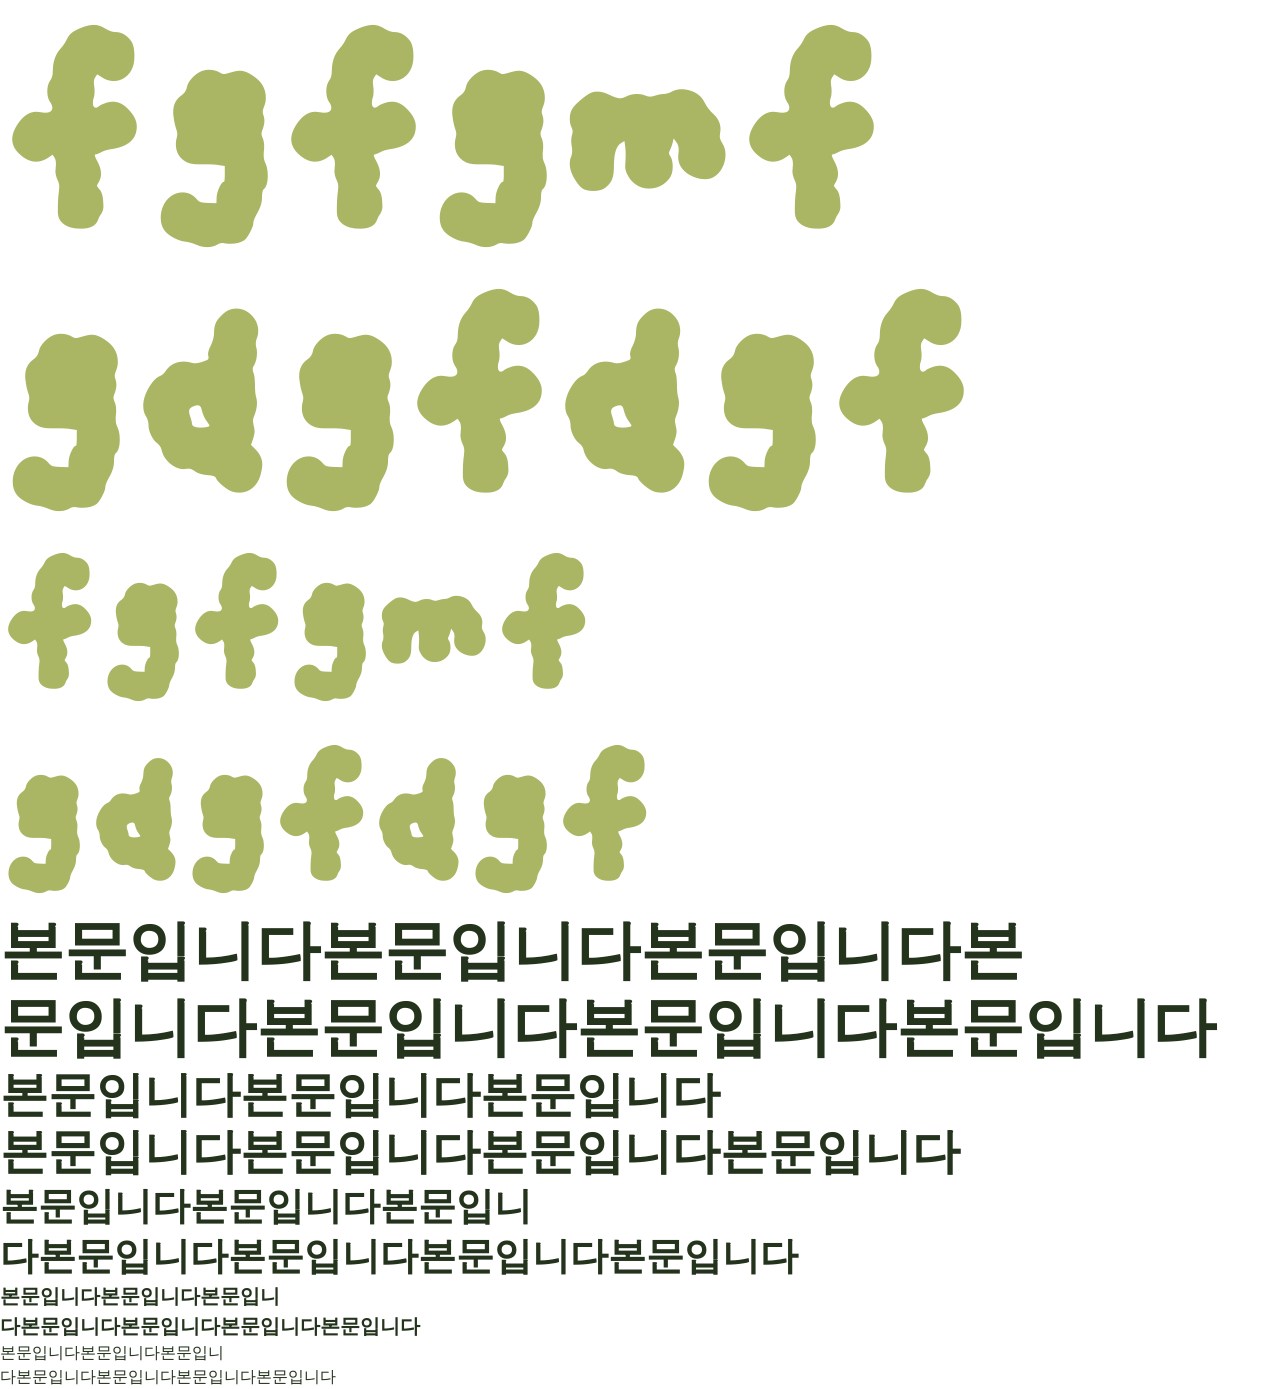
<file: common/FontAndColor/test.html>
<!DOCTYPE html>
<html lang="en">
<head>
    <meta charset="UTF-8">
    <meta name="viewport" content="width=device-width, initial-scale=1.0">
    <title>Document</title>
    <link rel="stylesheet" href="FontAndColor.css"/>
    <style>
        h1{
            font: var(--title-font);
            color: var(--main-color);
        }
        h2{
            font: var(--subtitle-font);
            color: var(--main-color);
        }
        .one{
            font: var(--big1-font);
            color: var(--dark-color);
        }
        .two{
            font: var(--big2-font);
            color: var(--dark-color);
        }
        .three{
            font: var(--big3-font);
            color: var(--dark-color);
        }
        .four{
            font: var(--small-font);
            color: var(--dark-color);
        }
        .five{
            font: var(--small2-font);
            color: var(--dark-color);
        }
    </style>
</head>
<body>
    <h1>fgfgmf<br>gdgfdgf</h1>
    <h2>fgfgmf<br>gdgfdgf</h2>
    <p class="one">본문입니다본문입니다본문입니다본<br>문입니다본문입니다본문입니다본문입니다</p>
    <p class="two">본문입니다본문입니다본문입니다<br>본문입니다본문입니다본문입니다본문입니다</p>
    <p class="three">본문입니다본문입니다본문입니<br>다본문입니다본문입니다본문입니다본문입니다</p>
    <p class="four">본문입니다본문입니다본문입니<br>다본문입니다본문입니다본문입니다본문입니다</p>
    <p class="five">본문입니다본문입니다본문입니<br>다본문입니다본문입니다본문입니다본문입니다</p>
</body>
</html>
</file>
<file: support/support.css>
@import url("../common/FontAndColor/FontAndColor.css");

/* ==========================================================================
   00. 글로벌 및 공통 스타일 (Global & Common)
   ========================================================================== */

/* 전역 폰트 및 배경 지정 */
body,
.support-hero-section,
.news-section,
.faq-section,
.location-section {
    font-family: var(--font-cloud), "Malgun Gothic", sans-serif;
}

body {
    background-color: var(--bg-color);
}

/* 팀 공통 레이아웃 변수 선언 */
:root {
    --support-content-width: 1500px;
}


/* ==========================================================================
   01. 헤더 영역 (Header & Navigation)
   ========================================================================== */

/* 상단 고정 헤더 바 */
header {
    width: 100%;
    height: 90px;
    display: flex;
    justify-content: center;
    align-items: center;
    position: fixed;
    top: 0;
    left: 0;
    z-index: 100;
}

/* 헤더 내부 콘텐츠 감싸는 박스 (타원형 디자인) */
.headerInner {
    width: 90%;
    height: 60%;
    background-color: var(--bg-color);
    border-radius: 50px;
    display: grid;
    grid-template-columns: 15% 80% 5%;
    padding: 0 40px;
    box-shadow: 0 0 15px rgba(0, 0, 0, 0.2);
    position: relative;
}

/* 헤더 뒷배경 블러(Blur) 및 반투명 효과 */
.headerInner::before {
    content: "";
    position: absolute;
    top: 0;
    left: 0;
    width: 100%;
    height: 100%;
    background-color: color-mix(in srgb, var(--bg-color) 90%, transparent);
    backdrop-filter: blur(4px);
    -webkit-backdrop-filter: blur(4px);
    border-radius: 50px;
    z-index: -1;
}

/* 로고 영역 */
.headerInner .logo {
    display: flex;
    justify-content: center;
    align-items: center;
    min-width: 0;
    overflow: hidden;
}

.headerInner .logo > a {
    width: min(100%, 180px);
    height: auto;
    display: flex;
    justify-content: center;
    align-items: center;
}

.headerInner .logo img {
    display: block;
    width: 100%;
    height: auto;
    object-fit: contain;
}

/* 메인 네비게이션 (GNB) */
.gnb {
    height: 100%;
    display: flex;
    justify-content: end;
}

.gnb > li {
    height: 100%;
    position: relative;
    margin-right: 100px;
    transition: all 0.2s;
    font: var(--small2-font);
    color: var(--dark-color);
}

.gnb > li:hover {
    color: var(--main-color);
}

.gnb > li > a {
    width: 100%;
    height: 100%;
    display: flex;
    justify-content: center;
    align-items: center;
    transition: all 0.1s;
}

/* 서브 네비게이션 (SNB - 드롭다운) */
.snb {
    position: absolute;
    left: 50%;
    transform: translateX(-50%);
    top: 100%;
    width: 150px;
    background-color: color-mix(in srgb, var(--main-color) 80%, transparent);
    backdrop-filter: blur(4px);
    color: var(--bg-color);
    border-radius: 0 0 15px 15px;
    z-index: 200;
    padding: 15px;
    display: none;
}

.snb li {
    padding: 5px 0;
    font: var(--small2-font);
}


/* ==========================================================================
   02. 모바일 햄버거 메뉴 & 사이드 바 (Hamburger & Sidebar)
   ========================================================================== */

/* 햄버거 아이콘 버튼 */
.ham {
    width: 100%;
    display: flex;
    justify-content: center;
    align-items: center;
    flex-direction: column;
}

.ham span {
    width: 25px;
    height: 2px;
    border-radius: 5px;
    background-color: var(--dark-color);
    margin: 3px 0;
    transition: all 0.2s;
}

/* 햄버거 호버 시 크로스(X) 애니메이션 */
.ham:hover span:nth-child(1) {
    transform: rotate(-26deg) translateY(3px);
}

.ham:hover span:nth-child(2) {
    opacity: 0;
}

.ham:hover span:nth-child(3) {
    transform: rotate(26deg) translateY(-3px);
}

/* 메뉴 열렸을 때 뒷배경 어둡게 처리 (Dim) */
.dim {
    width: 100%;
    height: 100vh;
    background-color: color-mix(in srgb, var(--dark-color) 50%, transparent);
    backdrop-filter: blur(4px);
    position: fixed;
    left: 0;
    top: 0;
    opacity: 0;
    visibility: hidden;
    transition: all 0.3s;
    z-index: 500;
}

.dim.on {
    opacity: 1;
    visibility: visible;
}

/* 우측 슬라이드 인 모바일 사이드 메뉴 */
.hamSideMenu {
    width: 22rem;
    height: 100vh;
    background-color: var(--bg-color);
    position: fixed;
    right: -100%;
    top: 0;
    padding: 32px;
    transition: all 0.3s;
    z-index: 1000;
}

.hamSideMenu.on {
    right: 0;
}

/* 사이드 메뉴 내부 리스트 (GNB / SNB) */
.hamGnb > li {
    margin-top: 70px;
    font: var(--small-font);
    color: var(--dark-color);
    transition: all 0.2s;
}

.hamGnb > li:hover {
    color: var(--main-color);
}

.hamSnb {
    display: none;
}

.hamSnb li {
    margin-top: 20px;
    font: var(--small2-font);
    color: var(--main-color);
}

/* 사이드 메뉴 닫기 버튼 */
.close {
    width: 20px;
    color: var(--point-color);
    font: var(--small-font);
    cursor: pointer;
    transition: all 0.2s;
}

.close:hover {
    scale: 1.2;
}


/* ==========================================================================
   03. 공통 섹션 타이틀 (Section Title Components)
   ========================================================================== */

/* 대제목 스타일 (공지사항, FAQ, 오시는길 등) */
.section h2 {
    width: 90%;
    max-width: var(--support-content-width);
    font-size: 100px;
    font-weight: 900;
    color: var(--dark-color);
    display: flex;
    align-items: center;
    gap: 12px;
    margin: 60px auto 24px;
    padding: 0;
    text-align: left;
}

/* 타이틀 옆 포인트 점(.) */
.section h2 .dot {
    color: var(--point-color);
    font-size: 120px;
    line-height: 1;
    margin-left: 0;
}

/* 타이틀 내부 보조 설명 텍스트 */
.section h2 span {
    font-size: 30px;
    font-weight: normal;
    color: var(--dark-color);
    margin-top: 8px;
}


/* ==========================================================================
   04. 섹션 1: 비주얼 히어로 영역 (Hero Section)
   ========================================================================== */

.support-hero-section {
    text-align: center;
    padding-top: 100px;
    padding-bottom: 0;
    position: relative;
    overflow: hidden;
    min-height: 1120px;
}

/* 대형 메인 타이틀 텍스트 */
.support-main-title {
    font-size: 180px;
    font-weight: 100;
    color: var(--dark-color);
    margin-bottom: 0;
    position: relative;
    z-index: 3;
}

/* 중앙 캐릭터 일러스트 박스 */
.character-img-box {
    width: 100%;
    max-width: 100%;
    margin: 0 auto;
    position: absolute;
    bottom: 0;
    left: 50%;
    transform: translateX(-50%);
    z-index: 1;
    pointer-events: none;
}

.character-img-box img {
    display: block;
    width: 94%;
    max-width: 1650px;
    height: auto;
    margin: 0 auto;
    object-fit: contain;
}

/* 상단 그라데이션 오버레이 (자연스러운 배경 페이드) */
.character-img-box::before {
    content: "";
    position: absolute;
    top: 0;
    left: 0;
    width: 100%;
    height: 390px;
    background: linear-gradient(to bottom, var(--bg-color) 20%, rgba(255, 254, 243, 0) 100%);
    z-index: 2;
    pointer-events: none;
}

/* 섹션 경계면 물결 모양 디바이더 (SVG 패턴 활용) */
.scallop-divider {
    width: 100%;
    height: 90px;
    background-image: url("data:image/svg+xml,%3Csvg xmlns='http://www.w3.org/2000/svg' width='100' height='60' viewBox='0 0 100 60'%3E%3Cpath d='M0,0 H100 V10 A50,50 0 0,1 0,10 Z' fill='%232C4224'/%3E%3C/svg%3E");
    background-repeat: repeat-x;
    background-size: 150px 90px;
    background-position: top center;
    margin-top: -82px;
    position: relative;
    z-index: 3;
    background-color: var(--bg-color); /* 물결 뒤쪽 빈 공간 채움 */
    background-blend-mode: normal;
}


/* ==========================================================================
   05. 섹션 2: 공지사항 리스트 영역 (Notice Section)
   ========================================================================== */

.news-section {
    scroll-margin-top: 110px;
}

/* 화면 전체 너비의 스트라이프 배경 원단 효과 */
.news-list-stripe-bg {
    width: 100vw;
    margin-left: calc(-50vw + 50%);
    padding: 0 0 40px 0;
    background: repeating-linear-gradient(90deg, #eef7e2, #eef7e2 15px, #ffffff 15px, #ffffff 30px);
}

.news-list-wrap {
    width: 100%;
    max-width: none;
    padding: 0;
    box-sizing: border-box;
}

/* 리스트 상단 테이블 헤더 바 */
.news-table-header-box {
    width: 100%;
    background-color: #fafaf2;
    border-top: 1px solid #cbdcc0;
    border-bottom: 2px solid #cbdcc0;
    position: relative;
    top: -15px;
}

/* 테이블의 열(Column) 4분할 그리드 규격 공통 설정 */
.news-table-header-inner,
.news-item {
    display: grid;
    grid-template-columns: 10% 55% 15% 20%;
}

.news-table-header-inner {
    width: 90%;
    max-width: var(--support-content-width);
    margin: 0 auto;
    padding: 24px 0;
}

.news-table-header-inner > div {
    font-family: "Malgun Gothic", "맑은 고딕", Apple SD Gothic Neo, sans-serif;
    font-size: 17px;
    font-weight: bold;
    color: #333;
    text-align: center;
}

/* 리스트 본문 컨테이너 (스크롤 포함) */
.news-table-body-inner {
    width: 90%;
    max-width: var(--support-content-width);
    margin: 0 auto;
    padding: 15px 0 0 0;
    max-height: 360px;
    overflow-y: auto;
    padding-right: 12px;
    scrollbar-width: thin;
    scrollbar-color: var(--main-color) rgba(170, 182, 100, 0.18);
}

/* 맞춤 커스텀 스크롤바 (Webkit 전용) */
.news-table-body-inner::-webkit-scrollbar { width: 10px; }
.news-table-body-inner::-webkit-scrollbar-track { background: rgba(170, 182, 100, 0.18); border-radius: 999px; }
.news-table-body-inner::-webkit-scrollbar-thumb { background: var(--main-color); border-radius: 999px; }

/* 공지사항 개별 항목(Row) 카드 스타일 */
.news-item {
    align-items: center;
    background-color: #ffffff;
    margin-bottom: 16px;
    padding: 24px 0;
    border-radius: 40px;
    box-shadow: 0 6px 14px rgba(0, 0, 0, 0.04);
    cursor: pointer;
    transition: transform 0.2s ease;
}

.news-item:hover {
    transform: translateY(-2px);
}

.news-item > div {
    font-family: "Malgun Gothic", "맑은 고딕", Apple SD Gothic Neo, sans-serif;
    text-align: center;
    color: #333;
    font-size: 22px;
}

.news-item > .td-title {
    font-weight: 500;
}

/* NEW 아이콘 배지 */
.badge-new {
    background-color: #e48257;
    color: white;
    font-size: 20px;
    font-weight: bold;
    padding: 3px 8px;
    border-radius: 10px;
    margin-left: 8px;
}


/* ==========================================================================
   06. 공지사항 모달 팝업 디자인 (Notice Modal Detail)
   ========================================================================== */

/* 모달 전체 스크린 오버레이 */
.news-modal {
    display: none; 
    position: fixed;
    z-index: 2000; 
    left: 0;
    top: 0;
    width: 100%;
    height: 100%;
    overflow: auto;
    background-color: color-mix(in srgb, var(--dark-color) 50%, transparent);
    backdrop-filter: blur(4px); 
    -webkit-backdrop-filter: blur(4px);
}

/* 모달 실제 팝업창 바디 */
.news-modal-content {
    background-color: var(--bg-color); 
    margin: 5% auto; 
    padding: 50px 45px; 
    border: 2px solid color-mix(in srgb, var(--dark-color) 20%, transparent); 
    border-radius: 40px; 
    width: 92%;                   
    max-width: 900px; 
    box-shadow: 0 15px 35px rgba(0, 0, 0, 0.15);
    position: relative;
    animation: slideUpModal 0.3s cubic-bezier(0.25, 1, 0.5, 1);
}

/* 위로 부드럽게 올라오는 모달 애니메이션 */
@keyframes slideUpModal {
    from { opacity: 0; transform: translateY(30px); }
    to { opacity: 1; transform: translateY(0); }
}

/* 모달 우측 상단 ✕ 닫기 버튼 */
.news-modal-close {
    position: absolute;
    top: 25px;
    right: 35px;
    color: var(--point-color); 
    font-size: 38px;
    font-weight: bold;
    cursor: pointer;
    transition: all 0.2s;
}

.news-modal-close:hover {
    color: var(--main-color);
    transform: scale(1.2);
}

/* 모달 내부 서브/미니 태그 레이아웃 */
.modal-top-tag {
    font: var(--small2-font);
    font-weight: bold;
    color: var(--main-color);
    margin-bottom: 20px;
    display: flex;
    align-items: center;
    gap: 6px;
}

.modal-top-tag .modal-dot { color: var(--point-color); font-size: 22px; }
.modal-top-tag span { font-size: 13px; color: var(--dark-color); opacity: 0.6; font-weight: normal; }

/* 모달창 내부 공지사항 제목 */
.news-modal-body h3 {
    font-family: "Malgun Gothic", "맑은 고딕", Apple SD Gothic Neo, sans-serif;
    font-size: 28px; 
    font-weight: bold;
    color: var(--dark-color);
    margin: 0 0 20px 0;
    line-height: 1.4;
    word-break: keep-all;
}

/* 작성 정보 메타 영역 (날짜, 작성자 등) */
.modal-meta {
    display: flex;
    gap: 20px;
    font-family: "Malgun Gothic", "맑은 고딕", Apple SD Gothic Neo, sans-serif;
    font-size: 15px;
    color: var(--dark-color);
    opacity: 0.8;
    background-color: color-mix(in srgb, var(--dark-color) 3%, transparent); 
    padding: 12px 24px;
    border-radius: 15px;
}

.modal-meta strong { color: var(--main-color); font-weight: 600; }
.modal-divider { height: 1px; background: repeating-linear-gradient(90deg, var(--main-color), var(--main-color) 4px, transparent 4px, transparent 8px); margin: 30px 0; opacity: 0.4; }

/* 모달 본문 텍스트 디테일 */
#modalText {
    font-family: "Malgun Gothic", "맑은 고딕", Apple SD Gothic Neo, sans-serif;
    font-size: 17px; 
    font-weight: normal;
    color: var(--dark-color);
    line-height: 1.8;
    min-height: 280px; 
    padding: 5px;
    word-break: break-all;
}

#modalText p { margin-bottom: 16px; }
#modalText strong { font-family: "Malgun Gothic", "맑은 고딕", Apple SD Gothic Neo, sans-serif; font-weight: bold; color: var(--main-color); }


/* ==========================================================================
   07. 섹션 3: 자주 묻는 질문 아코디언 영역 (FAQ Section)
   ========================================================================== */

.faq-section {
    scroll-margin-top: 110px;
    margin-top: 120px;
    margin-bottom: 140px;
    box-sizing: border-box;
}

.faq-accordion {
    width: 90%;
    max-width: var(--support-content-width);
    margin: 20px auto 0 auto;
}

.faq-item {
    border-bottom: 2.5px dashed var(--dark-color);
    padding: 10px 0;
}

/* 질문 블록 (클릭바) */
.faq-question {
    display: flex;
    align-items: center;
    padding: 20px 20px;
    cursor: pointer;
    user-select: none;
    transition: background-color 0.2s ease;
}

.faq-question:hover {
    background-color: rgba(44, 66, 36, 0.03);
}

/* Q & A 타이포 로고 스타일 */
.faq-question .q-icon,
.faq-answer .a-icon {
    font-size: 45px;
    font-weight: 900;
    margin-right: 25px;
    font-family: "Arial Black", sans-serif;
}

.faq-question .q-icon { color: #8fa872; }
.faq-answer .a-icon { color: var(--point-color); }

.faq-question p {
    font-family: "Malgun Gothic", "맑은 고딕", Apple SD Gothic Neo, sans-serif;
    font-size: 26px;
    font-weight: bold;
    color: #111111;
    margin: 0;
}

/* 우측 아코디언 개폐 화살표 아이콘 */
.faq-question .arrow-icon {
    margin-left: auto;
    font-size: 32px;
    color: var(--dark-color);
    font-weight: bold;
    transition: transform 0.3s ease;
}

.faq-item.active .faq-question .arrow-icon { 
    transform: rotate(180deg); 
}

/* 
   ✨ [완전 수정] 기본 상태 (닫혀있을 때) 
   - 닫힐 때 부드럽게 사라지도록 속성들을 최적화했습니다.
*/
.faq-answer {
    display: flex;
    align-items: flex-start;
    background-color: rgba(250, 250, 242, 0.5);
    
    /* 닫혀있을 때 높이와 여백을 모두 0으로 꽉 닫아줍니다 */
    max-height: 0;
    overflow: hidden;
    opacity: 0;
    padding: 0 20px; /* 위아래 패딩을 0으로 만들어 줍니다 */
    
    /* 닫힐 때 부드럽게 처리하는 핵심 트랜지션 효과 */
    transition: max-height 0.35s cubic-bezier(0.4, 0, 0.2, 1), 
                padding 0.35s cubic-bezier(0.4, 0, 0.2, 1), 
                opacity 0.2s ease;
}

.faq-answer p {
    font-family: "Malgun Gothic", "맑은 고딕", Apple SD Gothic Neo, sans-serif;
    font-size: 22px;
    font-weight: normal;
    color: #444444;
    line-height: 1.7;
    margin: 0;
    padding-top: 12px;
}

/* 
   ✨ [완전 수정] 활성화 상태 (열렸을 때)
   - max-height를 너무 크지 않게(400px 정도로) 잡아야 닫힐 때 딜레이가 안 생깁니다.
*/
.faq-item.active .faq-answer {
    max-height: 400px;            /* 일반적인 답변 글 길이에 맞춰 400px로 최적화 */
    padding: 15px 20px 50px 20px; /* 열렸을 때 정상 패딩 적용 */
    opacity: 1;
}


/* ==========================================================================
   08. 섹션 4: 오시는 길 지도 API 및 상세 위치 영역 (Location Section)
   ========================================================================== */

.location-section {
    scroll-margin-top: 110px;
    padding-bottom: 100px;
}

/* 지도 표시 박스 프레임 */
.map-api-box {
    width: 90%;
    max-width: var(--support-content-width);
    height: 360px;
    margin: 40px auto;
    border: 2px dashed #cbdcc0;
    border-radius: 16px;
    background: #fafaf2;
}

/* 지도 하단 오프라인 정보 상세 컨테이너 */
.location-info-container {
    width: 90%;
    max-width: var(--support-content-width);
    margin: 0 auto;
}

.info-inner {
    display: flex;
    gap: 40px;
    justify-content: center;
}

.info-block {
    flex: 1;
    max-width: 680px;
}

/* 정보 구분 태그 (주소, 고객센터 등) */
.info-tag-title {
    display: inline-block;
    margin-bottom: 16px;
    padding: 8px 16px;
    border-radius: 999px;
    background-color: var(--main-color);
    color: var(--bg-color);
    font: var(--small-font);
}

/* 개별 한 줄 정보 단위 정보행 */
.info-row {
    display: flex;
    gap: 12px;
    margin-bottom: 12px;
    font-size: 22px;
    color: var(--dark-color);
}

/* 텍스트 앞 왼쪽 포인트 도트 불릿 기호 */
.info-row .icon {
    width: 10px;
    height: 10px;
    margin-top: 14px;
    border-radius: 50%;
    background-color: var(--point-color);
    flex: 0 0 auto;
}

.location-section input,
.location-section button,
.location-section .info-row p {
    font-family: "Malgun Gothic", Dotum, AppleSDGothicNeo, sans-serif !important;
}

/* 리스트 및 페이지네이션 기본 제어 숨김 처리 */
#pagination { display: none !important; }
#placesList, #placesList h5, #placesList span {
    font-family: "Malgun Gothic", Dotum, AppleSDGothicNeo, sans-serif !important;
}


/* --------------------------------------------------------------------------
   08-1. 지도 API 내부 카카오맵 전용 커스텀 오버레이 말풍선 디자인
   -------------------------------------------------------------------------- */

/* 말풍선 전체 랩 */
.map-overlay-box {
    position: relative;
    width: 310px;
    background: var(--bg-color);
    border-radius: 8px;
    box-shadow: 0 4px 12px rgba(0,0,0,0.15);
    border: 1px solid color-mix(in srgb, var(--main-color) 20%, transparent);
    font-family: "Malgun Gothic", sans-serif;
    overflow: visible; 
}

/* 말풍선 우측 상단 ✕ 닫기 버튼 스타일 */
.map-overlay-box .overlay-close-btn {
    position: absolute;
    top: 10px;
    right: 14px;
    font-size: 15px;
    font-weight: bold;
    color: var(--bg-color);
    cursor: pointer;
    transition: transform 0.2s ease, opacity 0.2s ease;
    z-index: 10;
}

.map-overlay-box .overlay-close-btn:hover {
    opacity: 0.8;
    transform: scale(1.15);
}

/* 아래쪽 말풍선 촉 기호 화살표 꼬리 */
.map-overlay-box::after {
    content: '';
    position: absolute;
    bottom: -10px;
    left: 50%;
    transform: translateX(-50%);
    border-top: 10px solid var(--bg-color);
    border-left: 8px solid transparent;
    border-right: 8px solid transparent;
    border-bottom: 0 solid transparent;
    filter: drop-shadow(0 2px 2px rgba(0,0,0,0.1));
}

/* 오버레이 상단 타이틀 바 */
.map-overlay-box .overlay-header {
    background: var(--main-color);
    padding: 10px 14px;
    border-radius: 7px 7px 0 0;
}

.map-overlay-box .overlay-title {
    color: var(--bg-color);
    font-weight: bold;
    font-size: 15px;
    letter-spacing: 0.5px;
}

/* 오버레이 하단 알맹이 정보 구성 레이아웃 */
.map-overlay-box .overlay-body {
    display: flex;
    padding: 14px;
    gap: 14px;
    background: var(--bg-color);
    border-radius: 0 0 7px 7px;
    align-items: center;
}

/* 로고 프레임 썸네일 박스 */
.map-overlay-box .overlay-img {
    width: 65px;
    height: 65px;
    flex: 0 0 auto;
    border: 1px solid color-mix(in srgb, var(--dark-color) 10%, transparent);
    border-radius: 4px;
    display: flex;
    align-items: center;
    justify-content: center;
    background: var(--bg-color);
    overflow: hidden;
}

.map-overlay-box .overlay-img img {
    width: 90%;
    height: 90%;
    object-fit: contain;
}

/* 우측 텍스트 정보 영역 분할 */
.map-overlay-box .overlay-content {
    flex: 1;
    display: flex;
    flex-direction: column;
    justify-content: center;
    text-align: left;
}

.map-overlay-box .overlay-content p {
    margin: 0 0 4px 0 !important; 
    line-height: 1.4;
    white-space: normal; /* 자동 개행 확보 */
}

.map-overlay-box .overlay-content .addr { font-size: 13px; font-weight: bold; color: var(--dark-color); }
.map-overlay-box .overlay-content .sub { font-size: 11px; color: var(--dark-color); opacity: 0.6; }
.map-overlay-box .overlay-content .lnk { font-size: 11px; color: var(--main-color); text-decoration: underline; margin-top: 2px; font-weight: bold; }


/* ==========================================================================
   09. 푸터 영역 스타일 (Footer Section)
   ========================================================================== */

footer {
    width: 100%;
    height: 31rem;
    background-color: var(--point-color);
    padding: 50px;
    display: flex;
    justify-content: space-between;
}

/* 푸터 좌측 정보 필드 */
footer .left {
    display: flex;
    flex-direction: column;
    gap: 30px;
    justify-content: space-between;
    width: 70rem;
}

footer .logo {
    width: 80%;
    max-width: 760px;
}

footer .logo > img {
    display: block;
    width: 100%;
    height: auto;
    object-fit: contain;
}

footer .line {
    width: 90%;
}

footer .info {
    font: var(--small2-font);
    color: var(--bg-color);
    display: flex;
    flex-direction: column;
    gap: 10px;
}

/* 푸터 우측 및 SNS 아이콘 배치 링크 영역 */
footer .right {
    display: flex;
    flex-direction: column;
    gap: 60px;
    align-items: center;
    justify-content: center;
}

footer .sns {
    display: flex;
    flex-direction: column;
    gap: 30px;
    align-items: center;
}

footer .right > img,
footer .sns img {
    display: block;
    width: 3rem;
    height: auto;
    cursor: pointer;
    object-fit: contain;
}

.right .sns img {
    max-width: 3rem;
}


/* ==========================================================================
   10. 반응형 레이아웃 미디어 쿼리 (Responsive Media Queries)
   ========================================================================== */

/* --------------------------------------------------------------------------
   [1] 데스크톱 소형 & 태블릿 가로 (Max-width: 1280px)
   -------------------------------------------------------------------------- */
@media (max-width: 1280px) {
    .headerInner {
        grid-template-columns: 220px 1fr 48px;
        padding: 0 28px;
    }

    .gnb > li {
        margin-right: 52px;
    }

    .support-main-title {
        font-size: 136px;
    }

    .support-hero-section {
        min-height: 860px;
    }

    .character-img-box img {
        width: 96%;
        max-width: 1180px;
    }

    .scallop-divider {
        margin-top: -72px;
    }

    .section h2 {
        width: 88%;
    }

    .news-table-header-inner,
    .news-table-body-inner,
    .faq-accordion,
    .location-info-container,
    .map-api-box {
        width: 88%;
    }
}

/* --------------------------------------------------------------------------
   [2] 일반 태블릿 세로 규격 (Max-width: 1000px)
   -------------------------------------------------------------------------- */
@media (max-width: 1000px) {
    /* 내비게이션 바 전환 및 모바일 전용 UI 켜짐 */
    .gnb {
        display: none;
    }

    .hamSideMenu {
        width: 70%;
    }

    .ham {
        align-items: flex-end;
    }

    .headerInner {
        grid-template-columns: minmax(120px, 220px) 1fr 48px;
        height: 58%;
    }

    .headerInner .logo {
        justify-content: flex-start;
    }

    .headerInner .logo > a {
        width: 170px;
    }

    /* 메인 비주얼 반응형 크기 조절 */
    .support-main-title {
        font-size: 86px;
    }

    .support-hero-section {
        min-height: 680px;
        padding-top: 110px;
    }

    .character-img-box img {
        width: 108%;
        max-width: 980px;
    }

    .scallop-divider {
        margin-top: -64px;
    }

    /* 레이아웃 폭 일괄 공통 조절 */
    .section h2,
    .news-table-header-inner,
    .news-table-body-inner,
    .faq-accordion,
    .location-info-container,
    .map-api-box {
        width: 90%;
    }

    .news-table-header-inner,
    .news-item {
        grid-template-columns: 15% 50% 15% 20%;
    }

    .news-item > div {
        font-size: 16px;
    }

    .news-table-body-inner {
        max-height: 300px;
    }

    /* 정보 하단 레이아웃을 세로(column) 배치로 흐름 변환 */
    .info-inner,
    footer {
        flex-direction: column;
    }

    footer {
        height: auto;
        gap: 40px;
    }

    .left {
        width: 100%;
    }

    footer .logo {
        width: min(100%, 520px);
    }

    .right .sns {
        flex-direction: row;
        justify-content: center;
    }
}

/* --------------------------------------------------------------------------
   [3] 대형 모바일 & 스마트폰 가로 (Max-width: 768px)
   -------------------------------------------------------------------------- */
@media (max-width: 768px) {
    .headerInner {
        width: 92%;
        grid-template-columns: 1fr 44px;
        padding: 0 20px;
    }

    .headerInner .logo > a {
        width: 145px;
    }

    .support-main-title {
        font-size: 66px;
    }

    .support-hero-section {
        min-height: 560px;
    }

    .character-img-box img {
        width: 124%;
        max-width: 760px;
    }

    .character-img-box::before {
        height: 220px;
    }

    .scallop-divider {
        margin-top: -58px;
    }

    /* 섹션 대제목 모바일화 */
    .section h2 {
        width: 92%;
        margin: 44px auto 18px;
        gap: 8px;
        font-size: 44px;
    }

    .section h2 .dot {
        font-size: 58px;
    }

    .section h2 span {
        width: auto;
        margin-left: 0;
        font-size: 18px;
    }

    /* 공지사항 목록 압축 및 말줄임표 처리 */
    .news-table-header-inner,
    .news-item {
        grid-template-columns: 14% 50% 18% 18%;
    }

    .news-table-header-inner > div,
    .news-item > div {
        font-size: 13px;
    }

    .td-title,
    .news-item > div:nth-child(2) {
        white-space: nowrap;
        overflow: hidden;
        text-overflow: ellipsis;
    }

    /* 글자 크기 축소 */
    .faq-question p { font-size: 18px; }
    .faq-answer p { font-size: 16px; }
    .info-inner { gap: 24px; }
    .info-row { font-size: 16px; }

    .news-table-header-inner,
    .news-table-body-inner,
    .faq-accordion,
    .location-info-container,
    .map-api-box {
        width: 92%;
    }

    footer {
        padding: 40px 28px;
    }

    footer .logo {
        width: min(100%, 360px);
    }
}

/* --------------------------------------------------------------------------
   [4] 초소형 스마트폰 세로 일반 (Max-width: 480px)
   -------------------------------------------------------------------------- */
@media (max-width: 480px) {
    .headerInner .logo > a {
        width: 120px;
    }

    .support-main-title {
        font-size: 50px;
    }

    .support-hero-section {
        min-height: 410px;
    }

    .character-img-box img {
        width: 138%;
    }

    .scallop-divider {
        margin-top: -52px;
    }

    .news-list-stripe-bg {
        padding-bottom: 28px !important;
    }

    /* 화면이 너무 작을 때 공지사항 테이블 가로 스크롤 생성 */
    .news-table-header-inner,
    .news-table-body-inner {
        width: 94%;
    }

    .news-item {
        min-width: 520px;
    }

    .news-table-body-inner {
        overflow: auto;
    }

    .section h2 {
        width: 94%;
    }

    .news-table-header-inner,
    .news-table-body-inner,
    .faq-accordion,
    .location-info-container,
    .map-api-box {
        width: 94%;
    }

    .faq-question {
        padding: 16px 12px;
    }

    footer .logo {
        width: min(100%, 280px);
    }

    .right .sns img {
        width: 2.4rem;
    }
}


/* ==========================================================================
   11. 스크롤 애니메이션 클래스 스타일
   ========================================================================== */

.scroll-fade {
    opacity: 0 !important;
    transform: translateY(40px) !important;
    /* cubic-bezier를 사용하여 끝에서 살짝 쫀득하고 부드럽게 멈추는 고급 애니메이션 구현 */
    transition: opacity 0.9s ease, transform 0.9s cubic-bezier(0.25, 1, 0.5, 1) !important;
    will-change: opacity, transform;
}

/* 감지 시 원래 위치로 복구 */
.scroll-fade.show {
    opacity: 1 !important;
    transform: translateY(0) !important;
}
</file>
<file: common/FontAndColor/FontAndColor.css>
* {
    margin: 0;padding: 0; box-sizing: border-box; list-style: none; text-decoration: none;
}
html{
    font-size: 16px;
    scroll-behavior: smooth; 
}
@media (max-width: 1024px) {
html {
font-size: 13px;
}
}
@media (max-width: 768px) {
html {
font-size: 10px;
}}


@font-face {
    font-family: 'Cloudsofa';
    src: url('Cloudsofa_namgim-Regular.ttf') format('truetype');
    /* 브라우저가 두께를 강제로 무시하지 않도록 안전장치 추가 */
    font-weight: 100 900; 
}

:root {
    /* 테마 컬러 */
    --main-color: #AAB664;
    --sub-color: #6F8B41;
    --bg-color: #FFFEF3;
    --point-color: #DB824A;
    --dark-color: #24331C;

    /* 폰트 종류 */
    --font-cloud: 'Cloudsofa', sans-serif;  
    --font-default: sans-serif;

    /* 💡 반응형 폰트 설정 (clamp 적용) */
    /* 규칙: clamp(모바일에서_최소_크기, 화면_비례_크기, PC에서_최대_크기) */
    
    --title-font: 900 clamp(10rem, 20vw, 15rem)/1.1 var(--font-cloud);
    --subtitle-font: 900 clamp(2rem, 13vw, 10rem)/1.2 var(--font-cloud);
    
    --big1-font: 900 clamp(1.75rem, 5vw, 4rem)/1.2 var(--font-default);
    --big2-font: 900 clamp(1.5rem, 4vw, 3rem)/1.2 var(--font-default);
    --big3-font: 900 clamp(1.3rem, 3vw, 2.5rem)/1.3 var(--font-default);
    
    --small-font: 900 clamp(1rem, 2vw, 1.25rem)/1.5 var(--font-default);
    --small2-font: 500 clamp(0.7rem, 1.5vw, 1rem)/1.5 var(--font-default);
}
</file>
